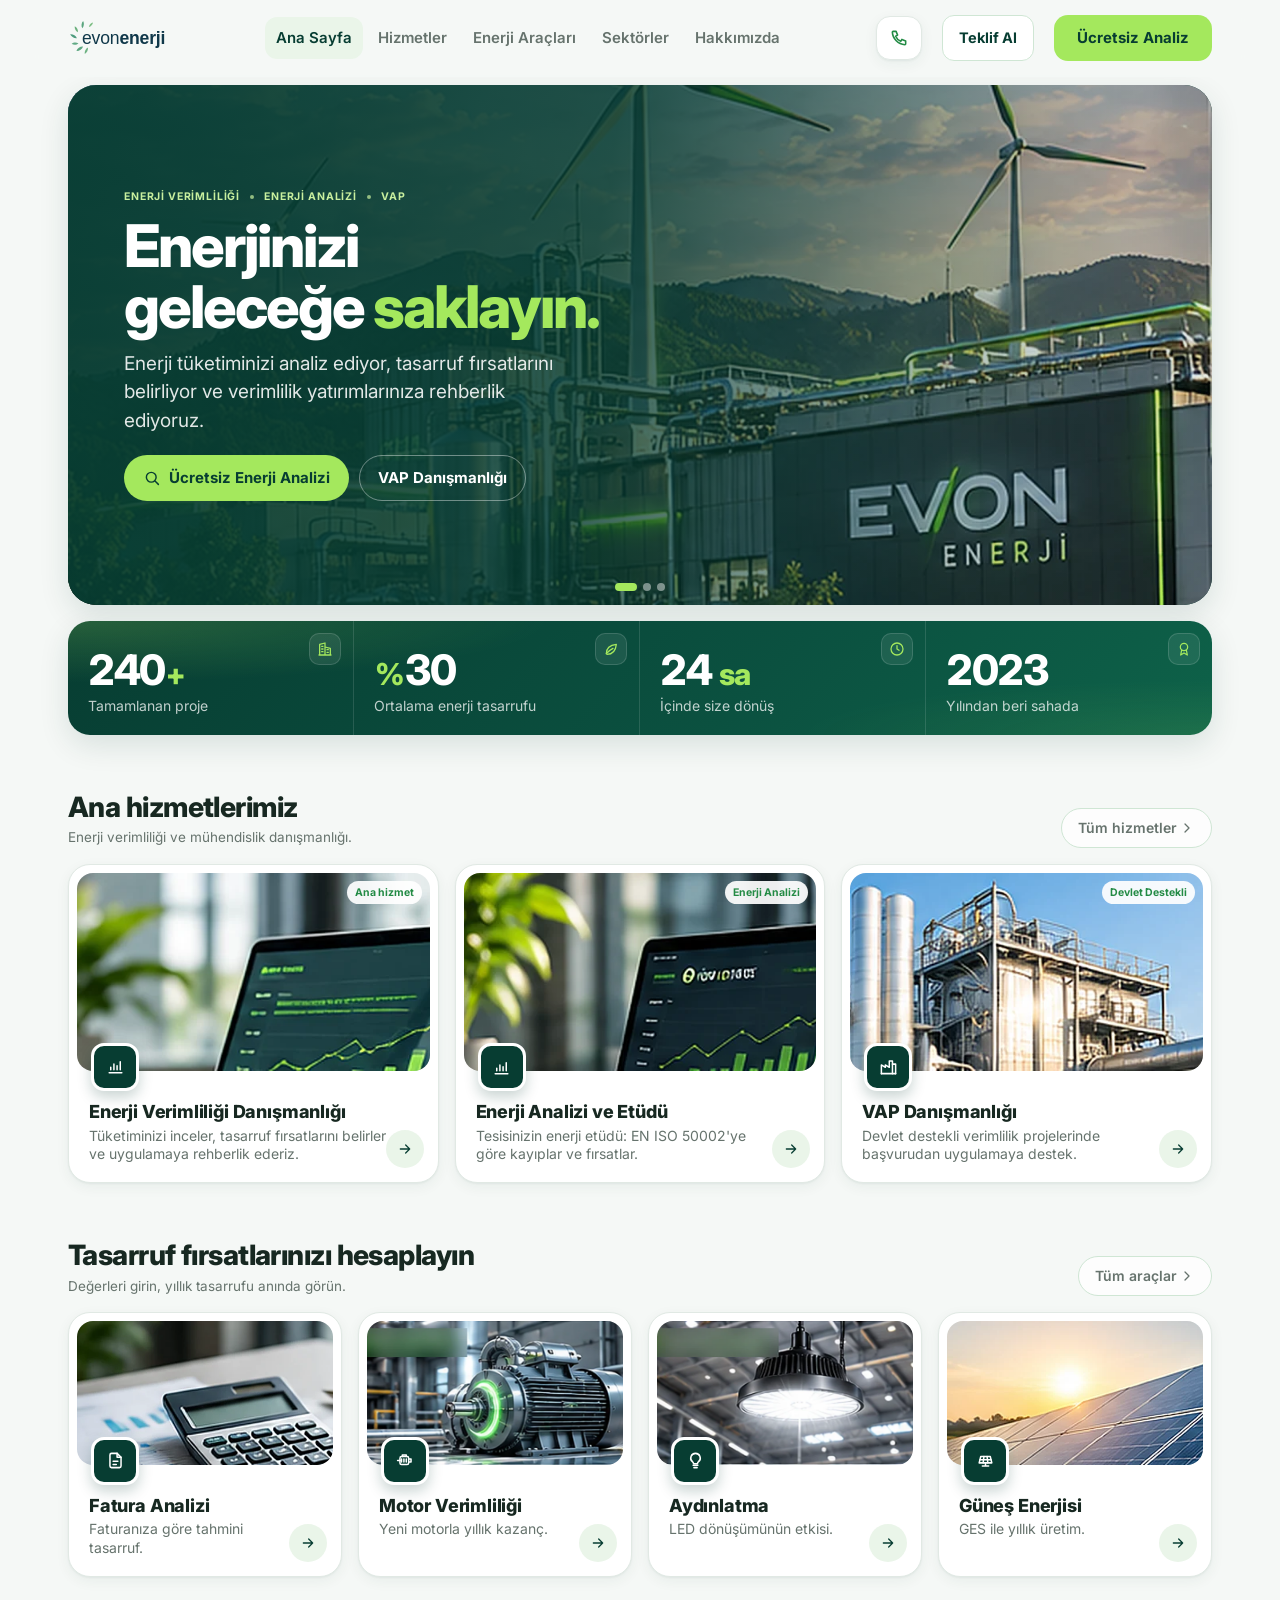
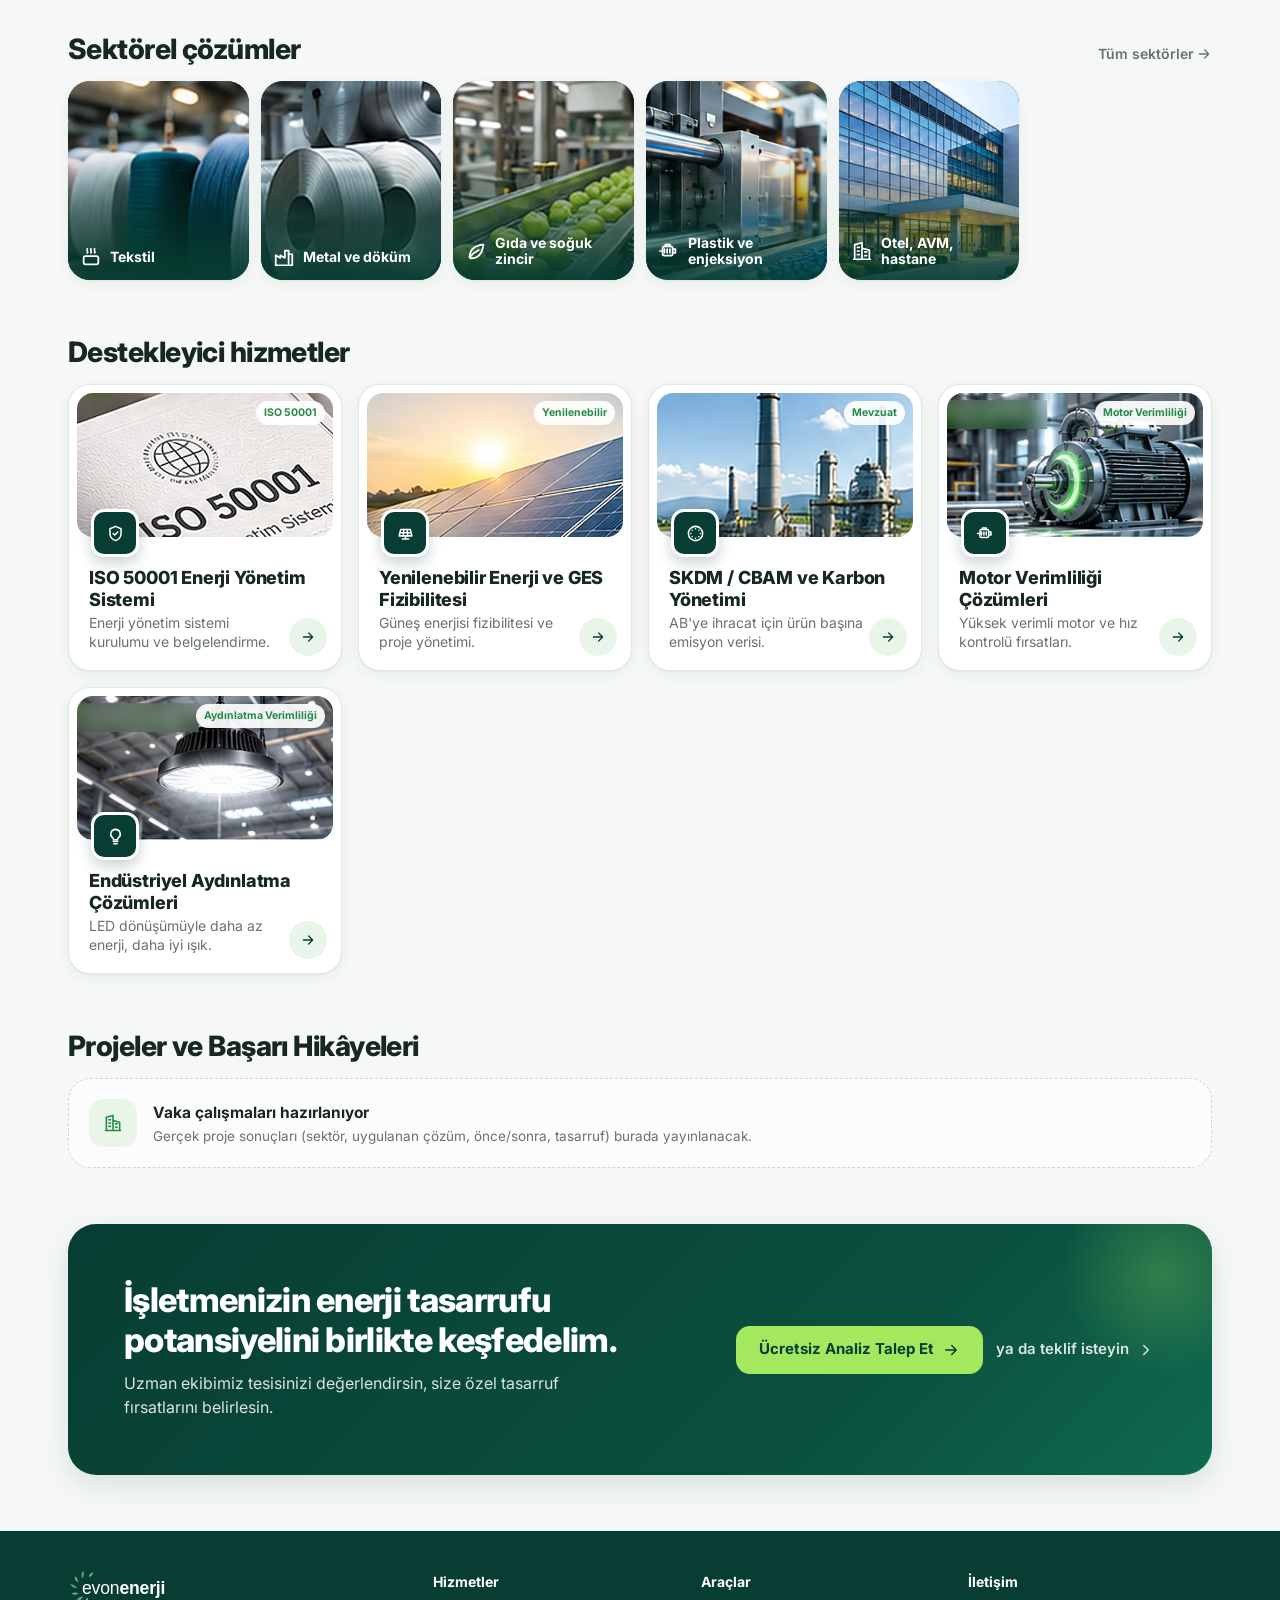
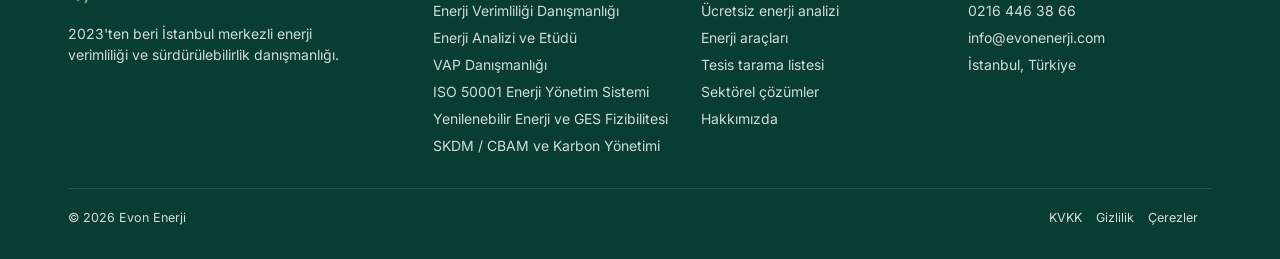
<file: index.html>
<!DOCTYPE html><!-- © 2026 Evon Enerji. Tüm hakları saklıdır. İzinsiz kopyalanamaz, çoğaltılamaz ve kullanılamaz. --><html lang="tr"><head><meta charset="UTF-8"><meta name="viewport" content="width=device-width,initial-scale=1,viewport-fit=cover"><title>Evon Enerji · Enerji verimliliği, enerji analizi ve VAP danışmanlığı</title><meta name="description" content="Evon Enerji; enerji verimliliği danışmanlığı, enerji analizi ve etüdü, VAP danışmanlığı sunar. Tasarrufunuzu hesaplayın, ücretsiz enerji analizi isteyin."><link rel="canonical" href="https://kurnazrecep16-web.github.io/evon-enerji/"><meta property="og:type" content="website"><meta property="og:title" content="Evon Enerji · Enerjinizi geleceğe saklayın"><meta property="og:description" content="Enerji verimliliği danışmanlığı, enerji analizi ve VAP danışmanlığı."><meta property="og:image" content="https://kurnazrecep16-web.github.io/evon-enerji/assets/img/landscape.webp"><meta property="og:locale" content="tr_TR"><meta name="apple-mobile-web-app-capable" content="yes"><meta name="apple-mobile-web-app-title" content="Evon Enerji"><link rel="manifest" href="manifest.webmanifest"><link rel="apple-touch-icon" href="icon-180.png"><meta name="theme-color" content="#F5F8F6"><link rel="icon" href="icon-192.png"><link rel="preconnect" href="https://fonts.googleapis.com"><link rel="preconnect" href="https://fonts.gstatic.com" crossorigin><link href="https://fonts.googleapis.com/css2?family=Inter:wght@400;500;600;700;800&display=swap" rel="stylesheet"><link rel="preload" as="image" href="assets/img/landscape.webp"><link rel="stylesheet" href="assets/app.css"></head><body><a class="skip" href="#app">İçeriğe geçin</a> <svg width="0" height="0" style="position:absolute" aria-hidden="true"><symbol id="i-home" viewBox="0 0 24 24"><path d="M4 11 12 4l8 7"/><path d="M6 9.5V20h12V9.5M10 20v-5h4v5"/></symbol><symbol id="i-back" viewBox="0 0 24 24"><path d="M15 5l-7 7 7 7"/></symbol><symbol id="i-more" viewBox="0 0 24 24"><circle cx="5" cy="12" r="1.6"/><circle cx="12" cy="12" r="1.6"/><circle cx="19" cy="12" r="1.6"/></symbol><symbol id="i-flame" viewBox="0 0 24 24"><path d="M12 3c.6 3.2 4.5 5.3 4.5 10a4.5 4.5 0 0 1-9 0c0-2.4 1.3-3.8 2.3-4.8.1 1.8 1 3 2.2 3.3C11.4 9 11 5.8 12 3z"/></symbol><symbol id="i-layers" viewBox="0 0 24 24"><path d="m12 3 9 5-9 5-9-5z"/><path d="m3 12 9 5 9-5M3 16l9 5 9-5"/></symbol><symbol id="i-award" viewBox="0 0 24 24"><circle cx="12" cy="9" r="5.5"/><path d="m8.5 13.5-1.5 7.5 5-3 5 3-1.5-7.5"/></symbol><symbol id="i-plus" viewBox="0 0 24 24"><path d="M12 5v14M5 12h14"/></symbol><symbol id="i-share" viewBox="0 0 24 24"><path d="M12 3v12M8 7l4-4 4 4"/><path d="M7 11H5v10h14V11h-2"/></symbol><symbol id="i-up" viewBox="0 0 24 24"><path d="M12 19V5M6 11l6-6 6 6"/></symbol><symbol id="i-down" viewBox="0 0 24 24"><path d="M12 5v14M6 13l6 6 6-6"/></symbol><symbol id="i-db" viewBox="0 0 24 24"><ellipse cx="12" cy="6" rx="7" ry="3"/><path d="M5 6v12c0 1.7 3.1 3 7 3s7-1.3 7-3V6M5 12c0 1.7 3.1 3 7 3s7-1.3 7-3"/></symbol><symbol id="i-sun" viewBox="0 0 24 24"><circle cx="12" cy="12" r="4"/><path d="M12 2v2M12 20v2M4.9 4.9l1.4 1.4M17.7 17.7l1.4 1.4M2 12h2M20 12h2M4.9 19.1l1.4-1.4M17.7 6.3l1.4-1.4"/></symbol><symbol id="i-help" viewBox="0 0 24 24"><circle cx="12" cy="12" r="9"/><path d="M9.6 9.5a2.5 2.5 0 1 1 3.6 2.2c-.8.4-1.2 1-1.2 1.8v.5M12 17h.01"/></symbol><symbol id="i-check" viewBox="0 0 24 24"><path d="m5 12.5 4.5 4.5L19 7.5"/></symbol><symbol id="i-arrow" viewBox="0 0 24 24"><path d="M5 12h14M13 6l6 6-6 6"/></symbol><symbol id="i-chev" viewBox="0 0 24 24"><path d="m9 6 6 6-6 6"/></symbol><symbol id="i-chevd" viewBox="0 0 24 24"><path d="m6 9 6 6 6-6"/></symbol><symbol id="i-phone" viewBox="0 0 24 24"><path d="M5 4h3.5l1.8 4.5-2.3 1.4a11 11 0 0 0 6.1 6.1l1.4-2.3L20 15.5V19a1 1 0 0 1-1 1A16 16 0 0 1 4 5a1 1 0 0 1 1-1z"/></symbol><symbol id="i-mail" viewBox="0 0 24 24"><rect x="3" y="5" width="18" height="14" rx="2"/><path d="m3.5 6.5 8.5 6.5 8.5-6.5"/></symbol><symbol id="i-pin" viewBox="0 0 24 24"><path d="M12 21s7-6.1 7-12a7 7 0 0 0-14 0c0 5.9 7 12 7 12z"/><circle cx="12" cy="9" r="2.5"/></symbol><symbol id="i-globe" viewBox="0 0 24 24"><circle cx="12" cy="12" r="9"/><path d="M3 12h18M12 3c2.5 2.6 3.8 5.6 3.8 9s-1.3 6.4-3.8 9c-2.5-2.6-3.8-5.6-3.8-9S9.5 5.6 12 3z"/></symbol><symbol id="i-menu" viewBox="0 0 24 24"><path d="M4 8h16M4 16h16"/></symbol><symbol id="i-x" viewBox="0 0 24 24"><path d="M6 6l12 12M18 6 6 18"/></symbol><symbol id="i-bolt" viewBox="0 0 24 24"><path d="M13 3 5 13.5h6L10 21l8-10.5h-6z"/></symbol><symbol id="i-leaf" viewBox="0 0 24 24"><path d="M5 19c0-8 5-13 15-14-1 10-6 15-14 15"/><path d="M5 19c3-4 6-6 10-8"/></symbol><symbol id="i-chart" viewBox="0 0 24 24"><path d="M4 20h16"/><path d="M6 16v-3M10 16V9M14 16v-5M18 16V6"/></symbol><symbol id="i-trend" viewBox="0 0 24 24"><path d="M4 17l5-5 4 4 7-7"/><path d="M15 9h5v5"/></symbol><symbol id="i-motor" viewBox="0 0 24 24"><rect x="5" y="7" width="11" height="10" rx="2"/><path d="M16 10h3v4h-3M2 12h3M8 7V5h5v2M7 10v4M10 10v4M13 10v4"/></symbol><symbol id="i-bulb" viewBox="0 0 24 24"><path d="M9 18h6M10 21h4"/><path d="M12 3a6 6 0 0 0-3.6 10.8c.6.5 1 1.2 1.1 2V16h5v-.2c.1-.8.5-1.5 1.1-2A6 6 0 0 0 12 3z"/></symbol><symbol id="i-solar" viewBox="0 0 24 24"><path d="M4 15 6 7h12l2 8z"/><path d="M5 11h14M10 7l-1 8M14 7l1 8M12 15v4M8 19h8"/></symbol><symbol id="i-doc" viewBox="0 0 24 24"><path d="M14 3H7a2 2 0 0 0-2 2v14a2 2 0 0 0 2 2h10a2 2 0 0 0 2-2V8z"/><path d="M14 3v5h5M9 13h6M9 17h4"/></symbol><symbol id="i-coins" viewBox="0 0 24 24"><ellipse cx="12" cy="6" rx="7" ry="3"/><path d="M5 6v4c0 1.7 3.1 3 7 3s7-1.3 7-3V6M5 10v4c0 1.7 3.1 3 7 3s7-1.3 7-3v-4M5 14v4c0 1.7 3.1 3 7 3s7-1.3 7-3v-4"/></symbol><symbol id="i-gear" viewBox="0 0 24 24"><circle cx="12" cy="12" r="3"/><path d="M12 2v3M12 19v3M4.2 4.2l2.1 2.1M17.7 17.7l2.1 2.1M2 12h3M19 12h3M4.2 19.8l2.1-2.1M17.7 6.3l2.1-2.1"/></symbol><symbol id="i-grid" viewBox="0 0 24 24"><rect x="4" y="4" width="7" height="7" rx="1.5"/><rect x="13" y="4" width="7" height="7" rx="1.5"/><rect x="4" y="13" width="7" height="7" rx="1.5"/><rect x="13" y="13" width="7" height="7" rx="1.5"/></symbol><symbol id="i-building" viewBox="0 0 24 24"><path d="M4 21V5l8-2v18M12 21V9l8 2v10M3 21h18M7 8h2M7 12h2M7 16h2M15 13h2M15 17h2"/></symbol><symbol id="i-factory" viewBox="0 0 24 24"><path d="M3 21V10l5 3V10l5 3V5h4v16"/><path d="M3 21h18"/><path d="M17 9h4v12"/></symbol><symbol id="i-shield" viewBox="0 0 24 24"><path d="M12 3 5 6v6c0 4.5 3 7.7 7 9 4-1.3 7-4.5 7-9V6z"/><path d="m9 12 2 2 4-4"/></symbol><symbol id="i-search" viewBox="0 0 24 24"><circle cx="11" cy="11" r="6.5"/><path d="m16 16 4.5 4.5"/></symbol><symbol id="i-calc" viewBox="0 0 24 24"><rect x="5" y="3" width="14" height="18" rx="2.5"/><path d="M8.5 7h7M8.5 11.5h.01M12 11.5h.01M15.5 11.5h.01M8.5 15h.01M12 15h.01M15.5 15v2.5M8.5 18h.01M12 18h.01"/></symbol><symbol id="i-refresh" viewBox="0 0 24 24"><path d="M20 11a8 8 0 0 0-14.5-4.5L4 8M4 4v4h4M4 13a8 8 0 0 0 14.5 4.5L20 16M20 20v-4h-4"/></symbol><symbol id="i-download" viewBox="0 0 24 24"><path d="M12 4v12M7 11l5 5 5-5M5 20h14"/></symbol><symbol id="i-sheet" viewBox="0 0 24 24"><rect x="4" y="3" width="16" height="18" rx="2"/><path d="M4 9h16M4 15h16M10 3v18"/></symbol><symbol id="i-info" viewBox="0 0 24 24"><circle cx="12" cy="12" r="9"/><path d="M12 11v5M12 8h.01"/></symbol><symbol id="i-air" viewBox="0 0 24 24"><path d="M3 9h11a3 3 0 1 0-3-3"/><path d="M3 15h15a3 3 0 1 1-3 3"/><path d="M3 12h7"/></symbol><symbol id="i-fan" viewBox="0 0 24 24"><circle cx="12" cy="12" r="2"/><path d="M12 10c0-4 1-7 4-7 2 0 2.5 2.5 1 4.5L14 10M14 12c4 0 7 1 7 4 0 2-2.5 2.5-4.5 1L14 14M12 14c0 4-1 7-4 7-2 0-2.5-2.5-1-4.5L10 14M10 12c-4 0-7-1-7-4 0-2 2.5-2.5 4.5-1L10 10"/></symbol><symbol id="i-steam" viewBox="0 0 24 24"><path d="M8 3c-1.5 1.5 1.5 3 0 4.5M12 3c-1.5 1.5 1.5 3 0 4.5M16 3c-1.5 1.5 1.5 3 0 4.5"/><rect x="4" y="11" width="16" height="9" rx="2"/></symbol><symbol id="i-scale" viewBox="0 0 24 24"><path d="M12 4v16M7 20h10M5 8h14"/><path d="m5 8-2.5 6a3 3 0 0 0 5 0zM19 8l-2.5 6a3 3 0 0 0 5 0z"/></symbol><symbol id="i-cloud" viewBox="0 0 24 24"><path d="M7 18a4 4 0 0 1-.6-8A6 6 0 0 1 18 9a4.5 4.5 0 0 1-.5 9z"/></symbol><symbol id="i-track" viewBox="0 0 24 24"><path d="M4 4v16h16"/><path d="M8 14l3-3 3 2 5-6"/></symbol><symbol id="i-cam" viewBox="0 0 24 24"><path d="M4 8h3l2-2.5h6L17 8h3v11H4z"/><circle cx="12" cy="13.5" r="3.5"/></symbol><symbol id="i-cal" viewBox="0 0 24 24"><rect x="4" y="5" width="16" height="15" rx="2"/><path d="M4 10h16M9 3v4M15 3v4"/></symbol><symbol id="i-users" viewBox="0 0 24 24"><circle cx="9" cy="8" r="3.5"/><path d="M2.5 20a6.5 6.5 0 0 1 13 0"/><circle cx="17" cy="9" r="2.5"/><path d="M16 14a5 5 0 0 1 5.5 5"/></symbol><symbol id="i-clock" viewBox="0 0 24 24"><circle cx="12" cy="12" r="9"/><path d="M12 7v5l3 2"/></symbol><symbol id="i-tree" viewBox="0 0 24 24"><path d="M12 3 6 11h3l-4 6h14l-4-6h3z"/><path d="M12 17v4"/></symbol><symbol id="i-eu" viewBox="0 0 24 24"><circle cx="12" cy="12" r="9"/><path d="M12 6v.01M16.2 7.8v.01M18 12v.01M16.2 16.2v.01M12 18v.01M7.8 16.2v.01M6 12v.01M7.8 7.8v.01"/></symbol></svg><header class="hd" id="hd"><div class="hd-in"><a class="hd-logo" href="#/" aria-label="Evon Enerji ana sayfa"><svg class="logo" viewBox="0 0 186 56" role="img" aria-label="Evon Enerji"><g><path transform="translate(37.8 6.1) rotate(43)" d="M0 -5.0 C2.1 -2.25 2.1 2.25 0 5.0 C-2.1 2.25 -2.1 -2.25 0 -5.0Z" fill="#7FBF86"/><path transform="translate(24.2 6.1) rotate(7)" d="M0 -6.0 C2.52 -2.7 2.52 2.7 0 6.0 C-2.52 2.7 -2.52 -2.7 0 -6.0Z" fill="#5AA57E"/><path transform="translate(13.7 13.5) rotate(-27)" d="M0 -5.6 C2.352 -2.52 2.352 2.52 0 5.6 C-2.352 2.52 -2.352 -2.52 0 -5.6Z" fill="#6BB07C"/><path transform="translate(9.1 25.1) rotate(-60)" d="M0 -6.4 C2.688 -2.8800000000000003 2.688 2.8800000000000003 0 6.4 C-2.688 2.8800000000000003 -2.688 -2.8800000000000003 0 -6.4Z" fill="#4E9C7E"/><path transform="translate(11.6 37.3) rotate(267)" d="M0 -5.6 C2.352 -2.52 2.352 2.52 0 5.6 C-2.352 2.52 -2.352 -2.52 0 -5.6Z" fill="#62AB86"/><path transform="translate(19.3 45.7) rotate(237)" d="M0 -6.4 C2.688 -2.8800000000000003 2.688 2.8800000000000003 0 6.4 C-2.688 2.8800000000000003 -2.688 -2.8800000000000003 0 -6.4Z" fill="#5AA57E"/><path transform="translate(30.2 49.0) rotate(207)" d="M0 -5.8 C2.436 -2.61 2.436 2.61 0 5.8 C-2.436 2.61 -2.436 -2.61 0 -5.8Z" fill="#6DB282"/></g><text x="23" y="38" font-family="Poppins, sans-serif" font-size="29" fill="#10384A" letter-spacing="-0.3"><tspan font-weight="300">evon</tspan><tspan font-weight="600">enerji</tspan></text></svg></a><nav class="hd-nav" aria-label="Ana menü"><a href="#/" data-nav="home">Ana Sayfa</a><a href="#/hizmetler" data-nav="hizmet">Hizmetler</a><a href="#/araclar" data-nav="arac">Enerji Araçları</a><a href="#/sektorler" data-nav="sektor">Sektörler</a><a href="#/hakkimizda" data-nav="hakkimizda">Hakkımızda</a></nav><a class="hd-tel" href="tel:+902164463866" aria-label="Arayın: 0216 446 38 66"><svg class="i" aria-hidden="true"><use href="#i-phone"/></svg><span>0216 446 38 66</span></a> <a class="hd-quote" href="#/teklif" data-nav="teklif">Teklif Al</a> <a class="b b-lime hd-cta" href="#/teklif?k=analiz" data-nav="analiz">Ücretsiz Analiz</a></div></header><main id="app" tabindex="-1"></main><nav class="bn" aria-label="Alt menü"><a href="#/" data-nav="home"><svg class="i" aria-hidden="true"><use href="#i-home"/></svg><span>Ana Sayfa</span></a> <a href="#/hizmetler" data-nav="hizmet"><svg class="i" aria-hidden="true"><use href="#i-grid"/></svg><span>Hizmetler</span></a> <a href="#/araclar" data-nav="arac"><svg class="i" aria-hidden="true"><use href="#i-calc"/></svg><span>Araçlar</span></a> <a href="#/sektorler" data-nav="sektor"><svg class="i" aria-hidden="true"><use href="#i-layers"/></svg><span>Sektörler</span></a> <a href="#/teklif?k=analiz" data-nav="analiz" class="bn-cta"><svg class="i" aria-hidden="true"><use href="#i-search"/></svg><span>Analiz</span></a></nav><div class="toast" id="toast" role="status"></div><script>window.EVON_LOGO_W='<svg class="logo" viewBox="0 0 186 56" role="img" aria-label="Evon Enerji"><g><path transform="translate(37.8 6.1) rotate(43)" d="M0 -5.0 C2.1 -2.25 2.1 2.25 0 5.0 C-2.1 2.25 -2.1 -2.25 0 -5.0Z" fill="#7FBF86"/><path transform="translate(24.2 6.1) rotate(7)" d="M0 -6.0 C2.52 -2.7 2.52 2.7 0 6.0 C-2.52 2.7 -2.52 -2.7 0 -6.0Z" fill="#5AA57E"/><path transform="translate(13.7 13.5) rotate(-27)" d="M0 -5.6 C2.352 -2.52 2.352 2.52 0 5.6 C-2.352 2.52 -2.352 -2.52 0 -5.6Z" fill="#6BB07C"/><path transform="translate(9.1 25.1) rotate(-60)" d="M0 -6.4 C2.688 -2.8800000000000003 2.688 2.8800000000000003 0 6.4 C-2.688 2.8800000000000003 -2.688 -2.8800000000000003 0 -6.4Z" fill="#4E9C7E"/><path transform="translate(11.6 37.3) rotate(267)" d="M0 -5.6 C2.352 -2.52 2.352 2.52 0 5.6 C-2.352 2.52 -2.352 -2.52 0 -5.6Z" fill="#62AB86"/><path transform="translate(19.3 45.7) rotate(237)" d="M0 -6.4 C2.688 -2.8800000000000003 2.688 2.8800000000000003 0 6.4 C-2.688 2.8800000000000003 -2.688 -2.8800000000000003 0 -6.4Z" fill="#5AA57E"/><path transform="translate(30.2 49.0) rotate(207)" d="M0 -5.8 C2.436 -2.61 2.436 2.61 0 5.8 C-2.436 2.61 -2.436 -2.61 0 -5.8Z" fill="#6DB282"/></g><text x="23" y="38" font-family="Poppins, sans-serif" font-size="29" fill="#FFFFFF" letter-spacing="-0.3"><tspan font-weight="300">evon</tspan><tspan font-weight="600">enerji</tspan></text></svg>\n'</script><noscript><p style="padding:20px">Uygulamayı kullanmak için JavaScript’i açın ya da 0216 446 38 66 numarasını arayın.</p></noscript><script type="module" src="assets/app.js"></script></body></html>
</file>
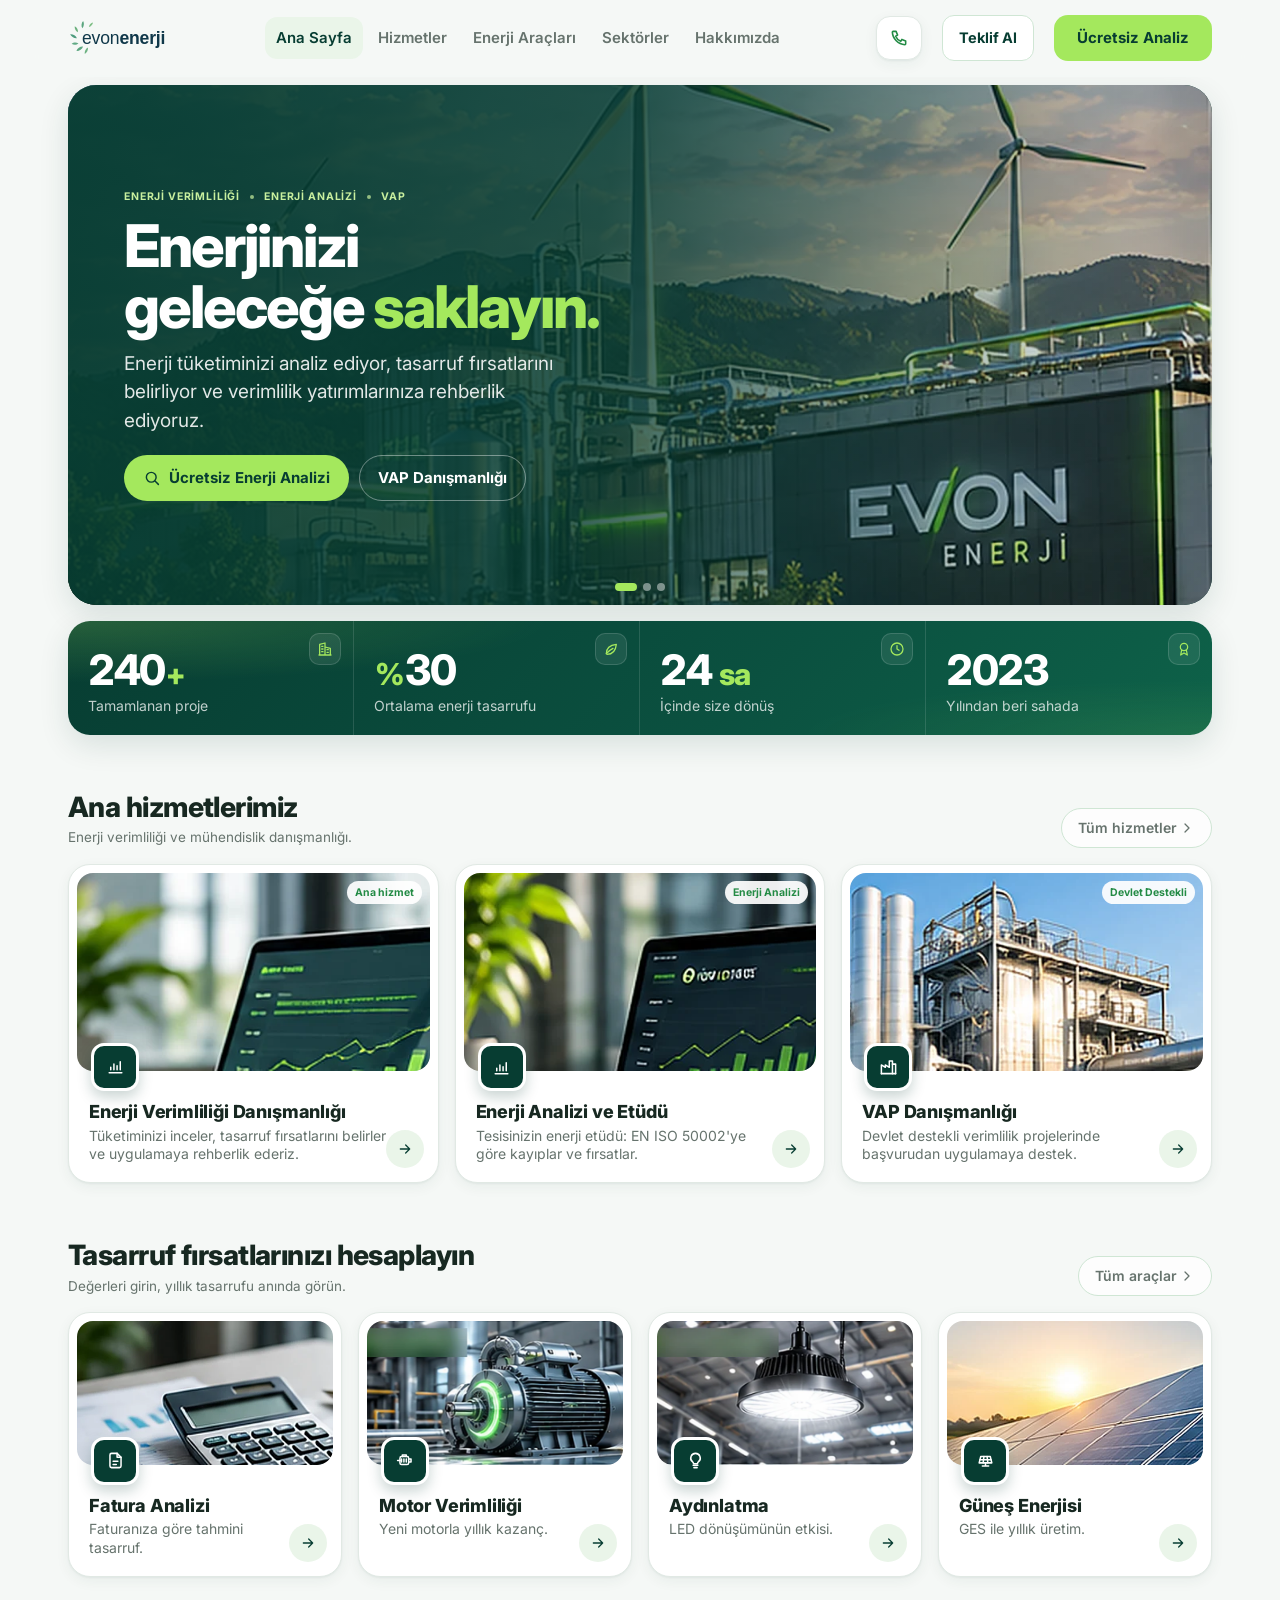
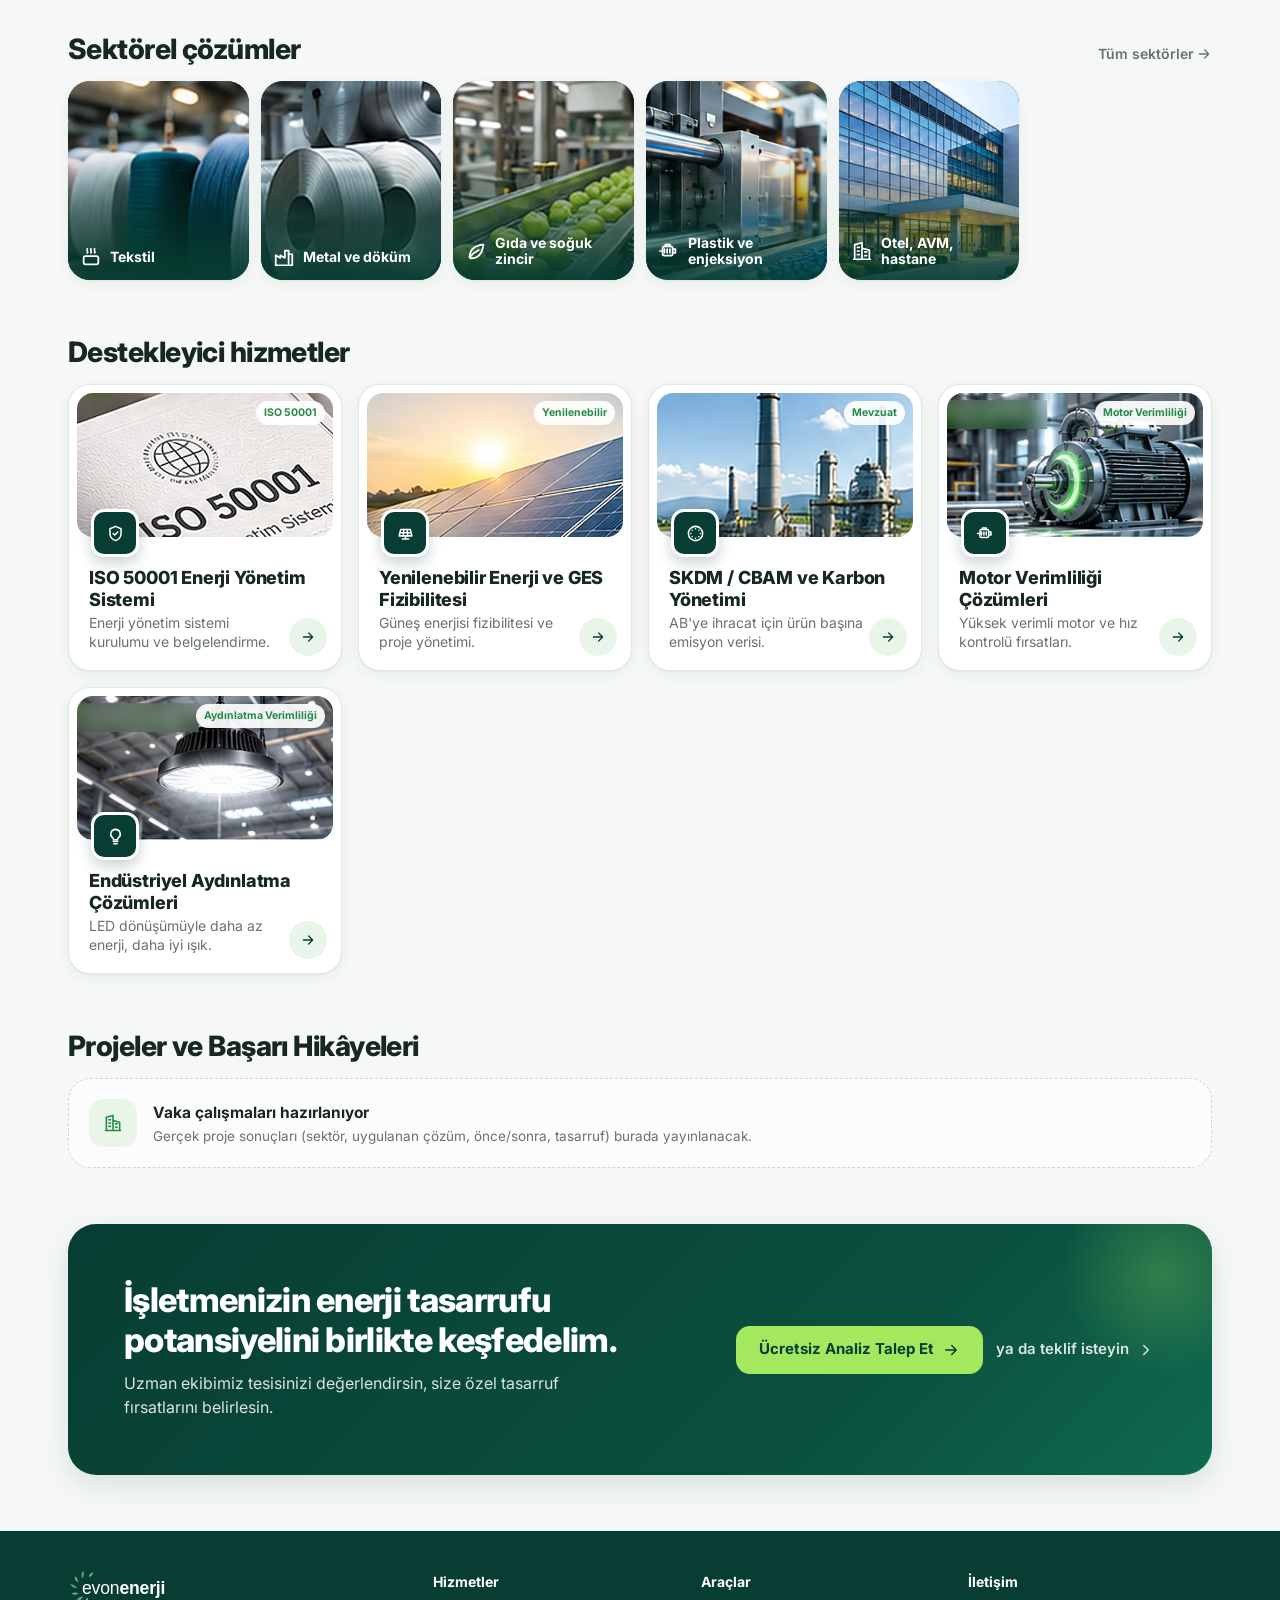
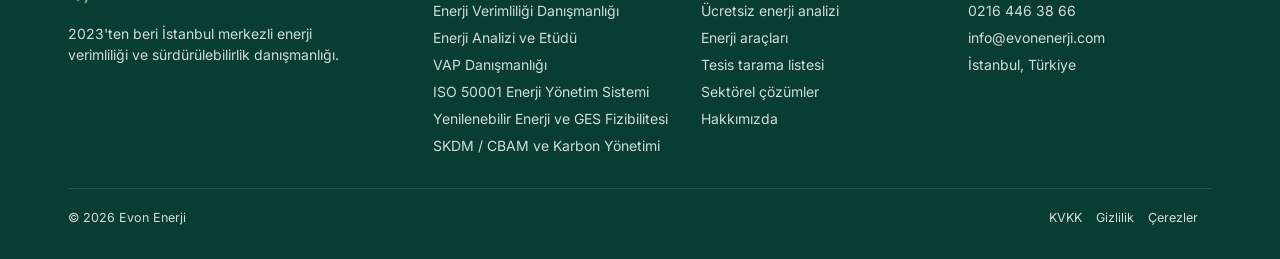
<file: demo/index.html>
<!DOCTYPE html><!-- © 2026 Evon Enerji. Tüm hakları saklıdır. İzinsiz kopyalanamaz, çoğaltılamaz ve kullanılamaz. --><html lang="tr"><head><meta charset="UTF-8"><title>Evon Enerji</title><script>location.replace("../index.html"+location.hash)</script><meta http-equiv="refresh" content="0; url=../index.html"></head><body><a href="../index.html">Evon Enerji</a></body></html>
</file>
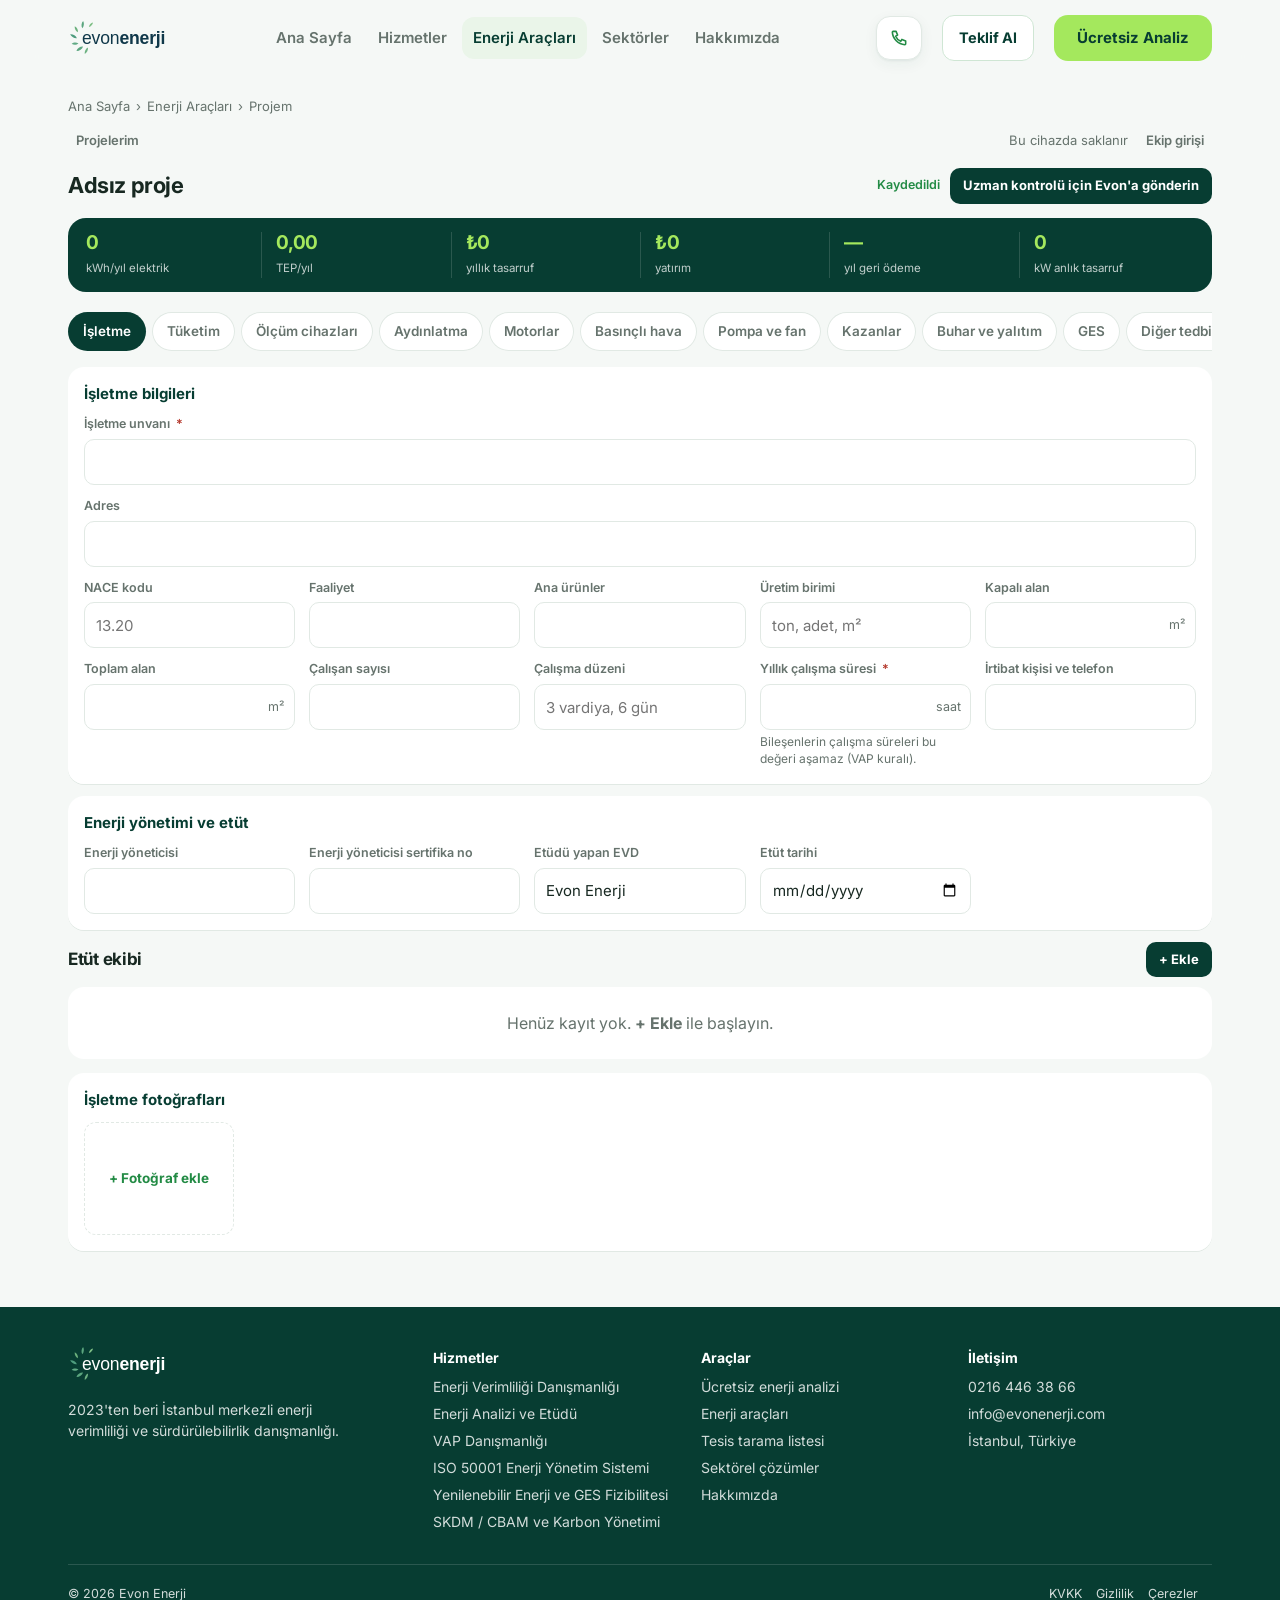
<file: etut/index.html>
<!DOCTYPE html><!-- © 2026 Evon Enerji. Tüm hakları saklıdır. İzinsiz kopyalanamaz, çoğaltılamaz ve kullanılamaz. --><html lang="tr"><head><meta charset="UTF-8"><title>Projem · Evon Enerji</title><script>var a=location.hash.match(/^#\/p\/([\w-]+)/);location.replace("../#/projem"+(a?"/"+a[1]:""))</script><meta http-equiv="refresh" content="0; url=../#/projem"></head><body><a href="../#/projem">Projem</a></body></html>
</file>
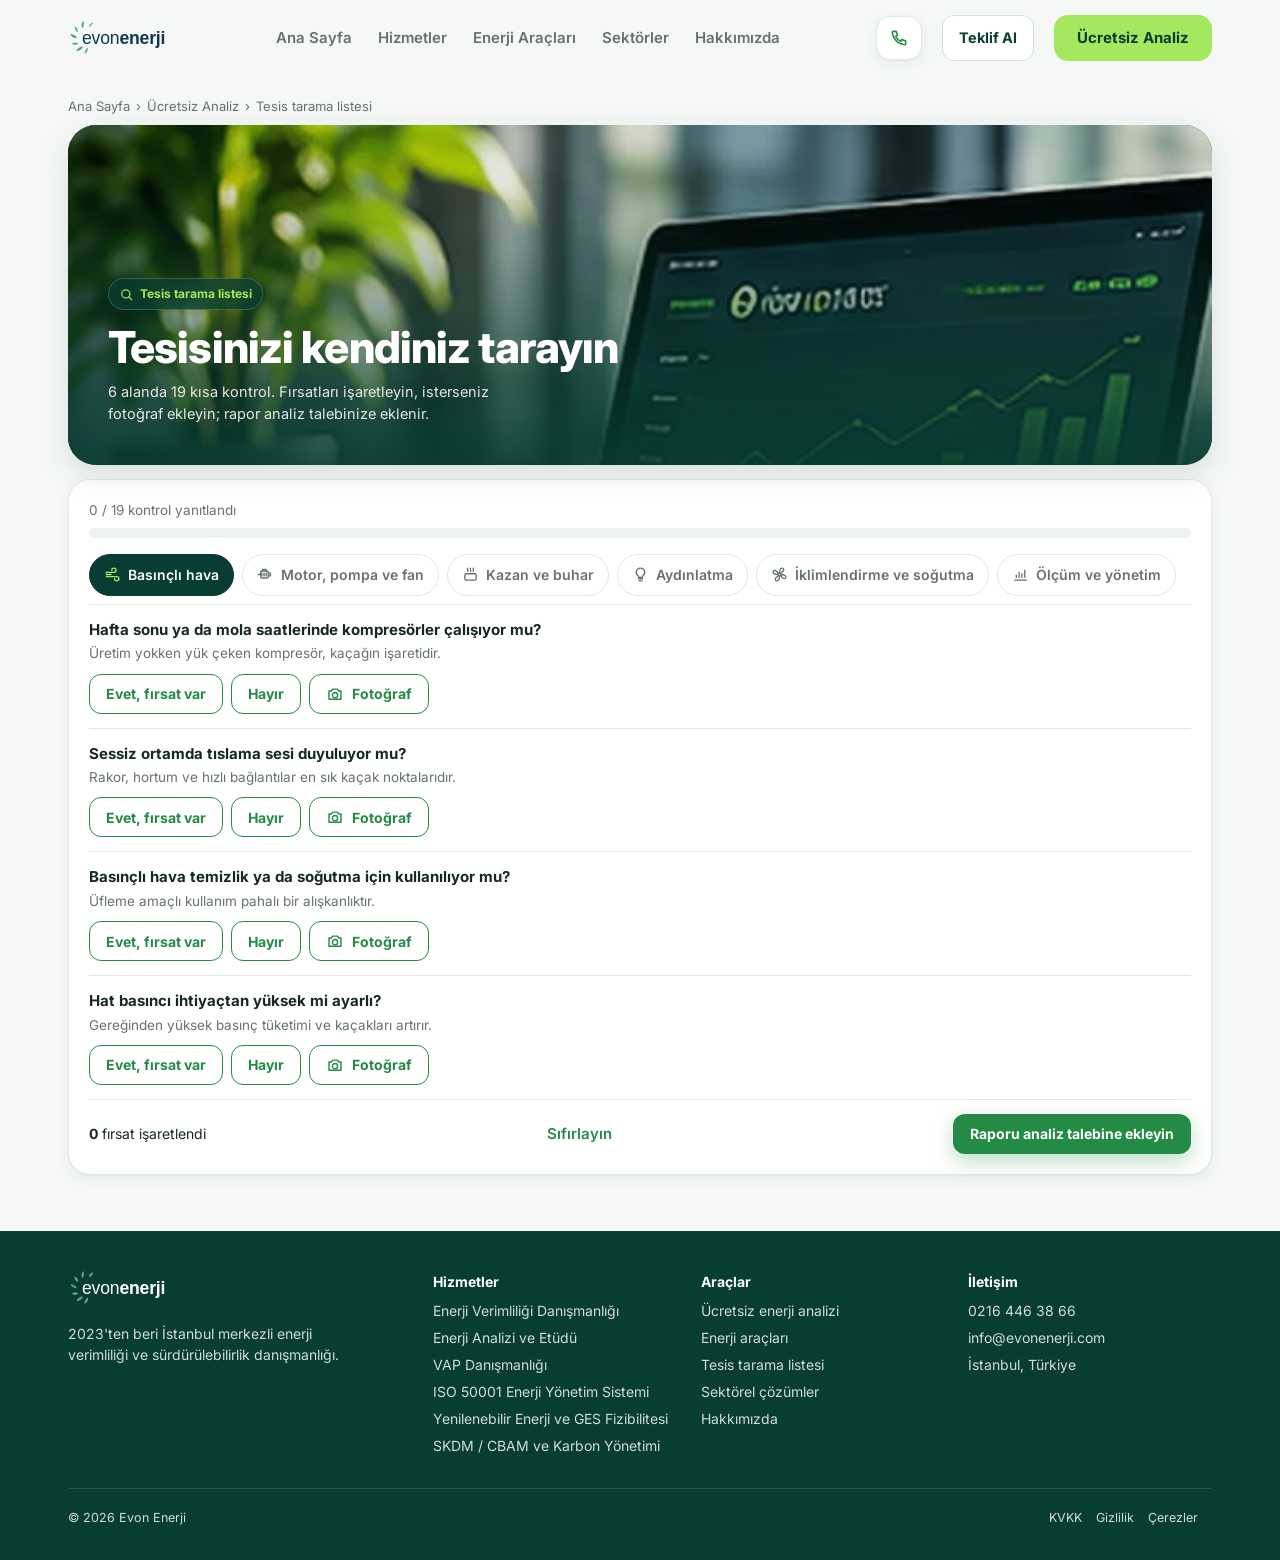
<file: analiz.html>
<!DOCTYPE html><!-- © 2026 Evon Enerji. Tüm hakları saklıdır. İzinsiz kopyalanamaz, çoğaltılamaz ve kullanılamaz. --><html lang="tr"><head><meta charset="UTF-8"><meta name="viewport" content="width=device-width,initial-scale=1"><title>Ücretsiz Enerji Analizi · Evon Enerji</title><meta name="description" content="Tesisinizi kendiniz tarayın: 6 alanda 19 kontrol, fotoğraf ekleyin, raporunuzu teklif talebinize ekleyin."><link rel="canonical" href="https://kurnazrecep16-web.github.io/evon-enerji/index.html#/tarama"><script>location.hash.slice(1);location.replace("index.html#/tarama")</script><meta http-equiv="refresh" content="0; url=index.html#/tarama"></head><body><p><a href="index.html#/tarama">Ücretsiz Enerji Analizi · Evon Enerji</a></p></body></html>
</file>
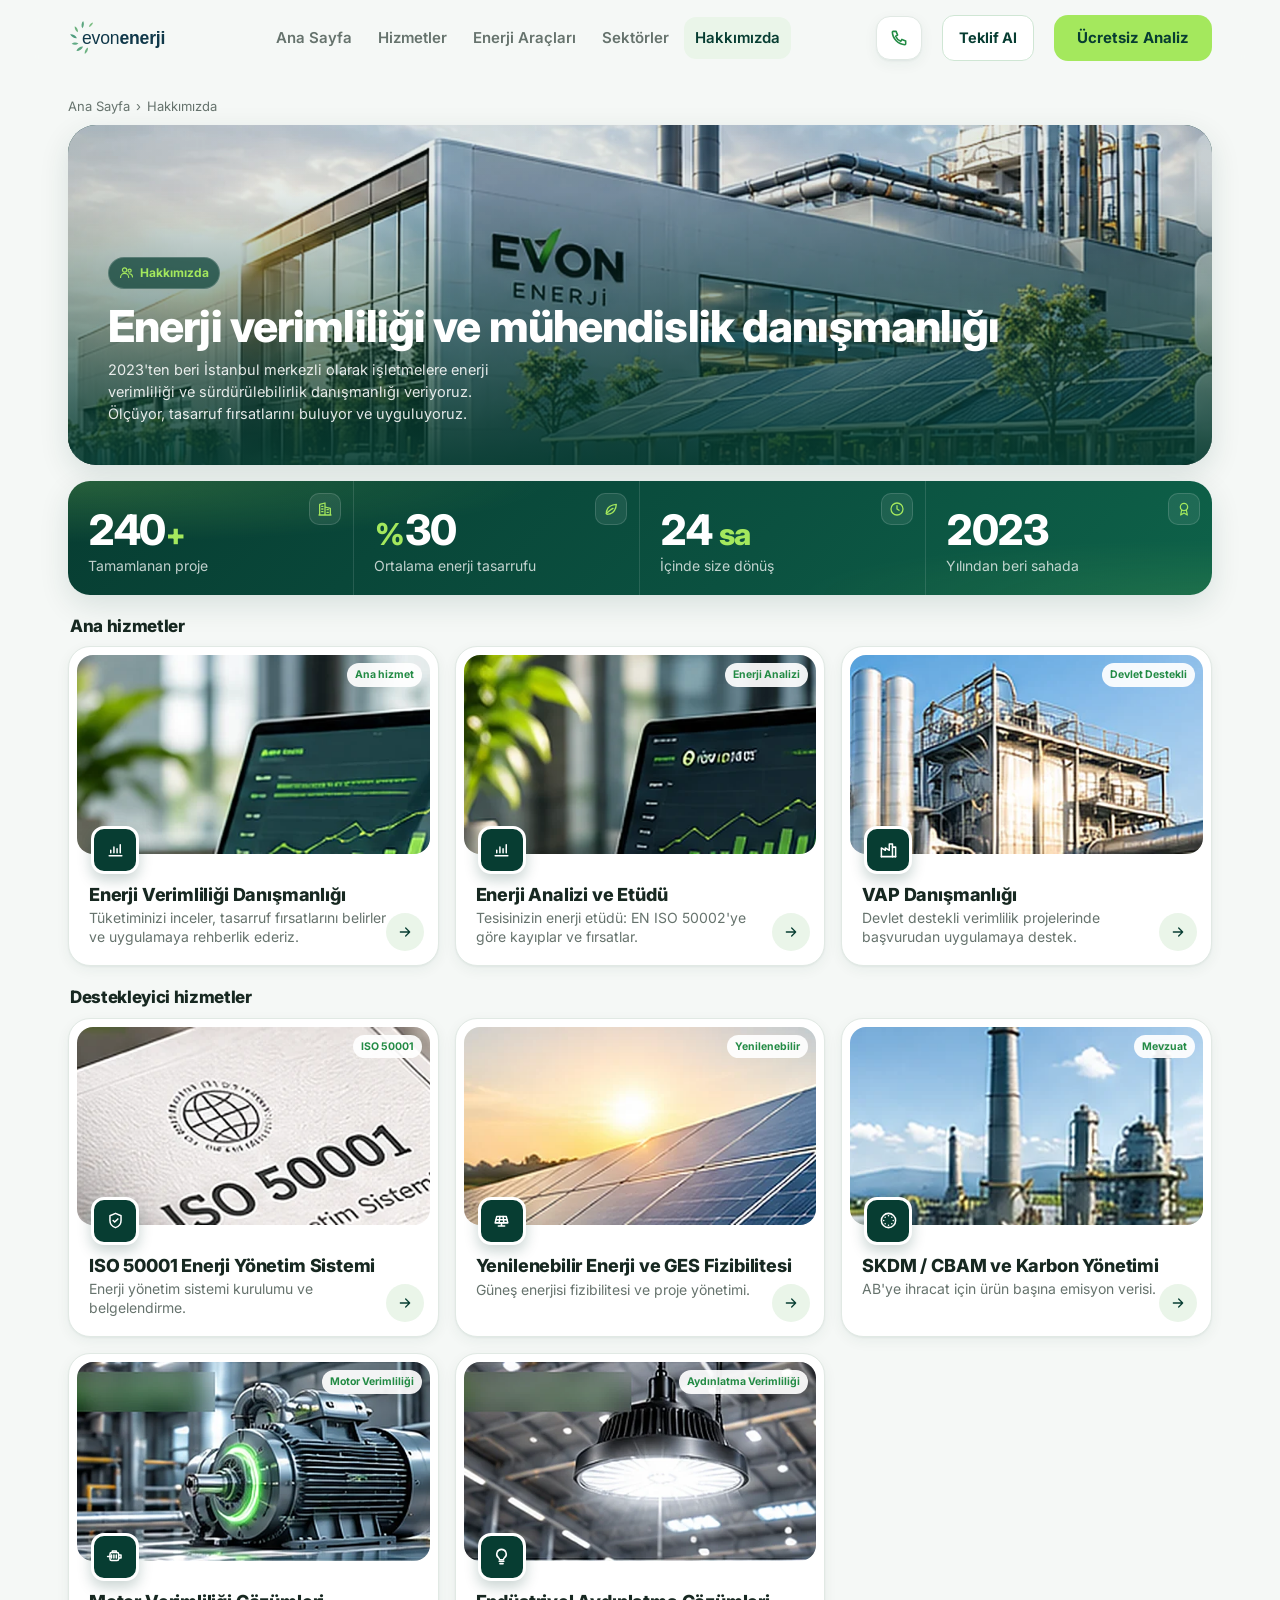
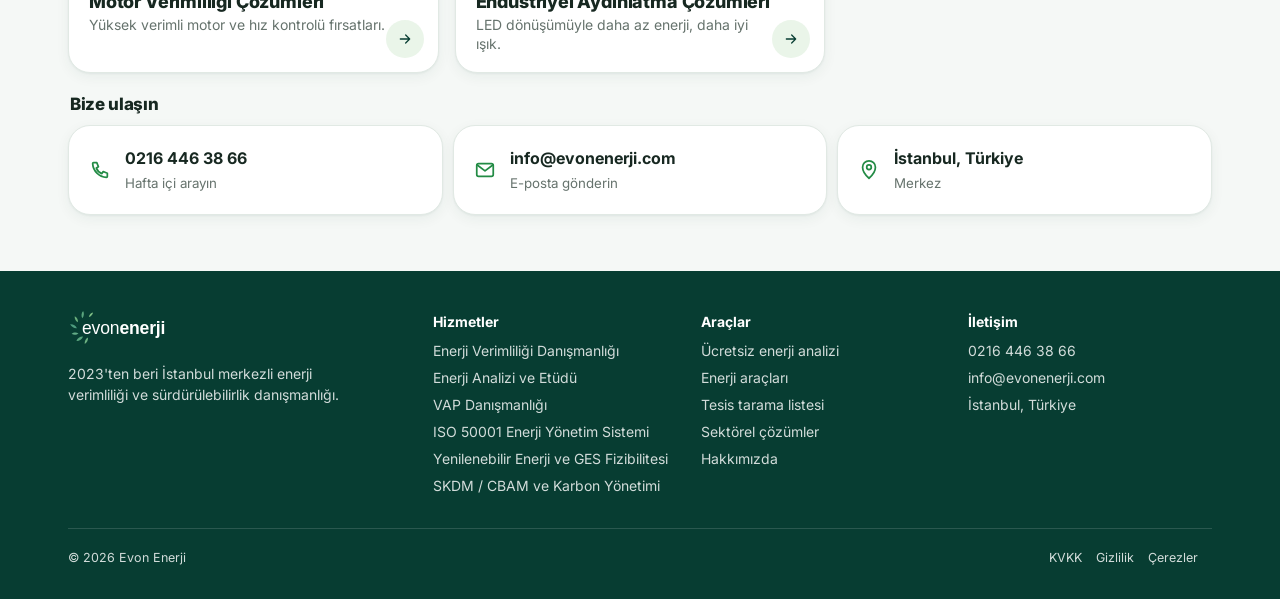
<file: hakkimizda.html>
<!DOCTYPE html><!-- © 2026 Evon Enerji. Tüm hakları saklıdır. İzinsiz kopyalanamaz, çoğaltılamaz ve kullanılamaz. --><html lang="tr"><head><meta charset="UTF-8"><meta name="viewport" content="width=device-width,initial-scale=1"><title>Hakkımızda · Evon Enerji</title><meta name="description" content="Evon Enerji, 2023'ten beri İstanbul merkezli enerji verimliliği ve sürdürülebilirlik danışmanlığı yapıyor."><link rel="canonical" href="https://kurnazrecep16-web.github.io/evon-enerji/index.html#/hakkimizda"><script>location.hash.slice(1);location.replace("index.html#/hakkimizda")</script><meta http-equiv="refresh" content="0; url=index.html#/hakkimizda"></head><body><p><a href="index.html#/hakkimizda">Hakkımızda · Evon Enerji</a></p></body></html>
</file>
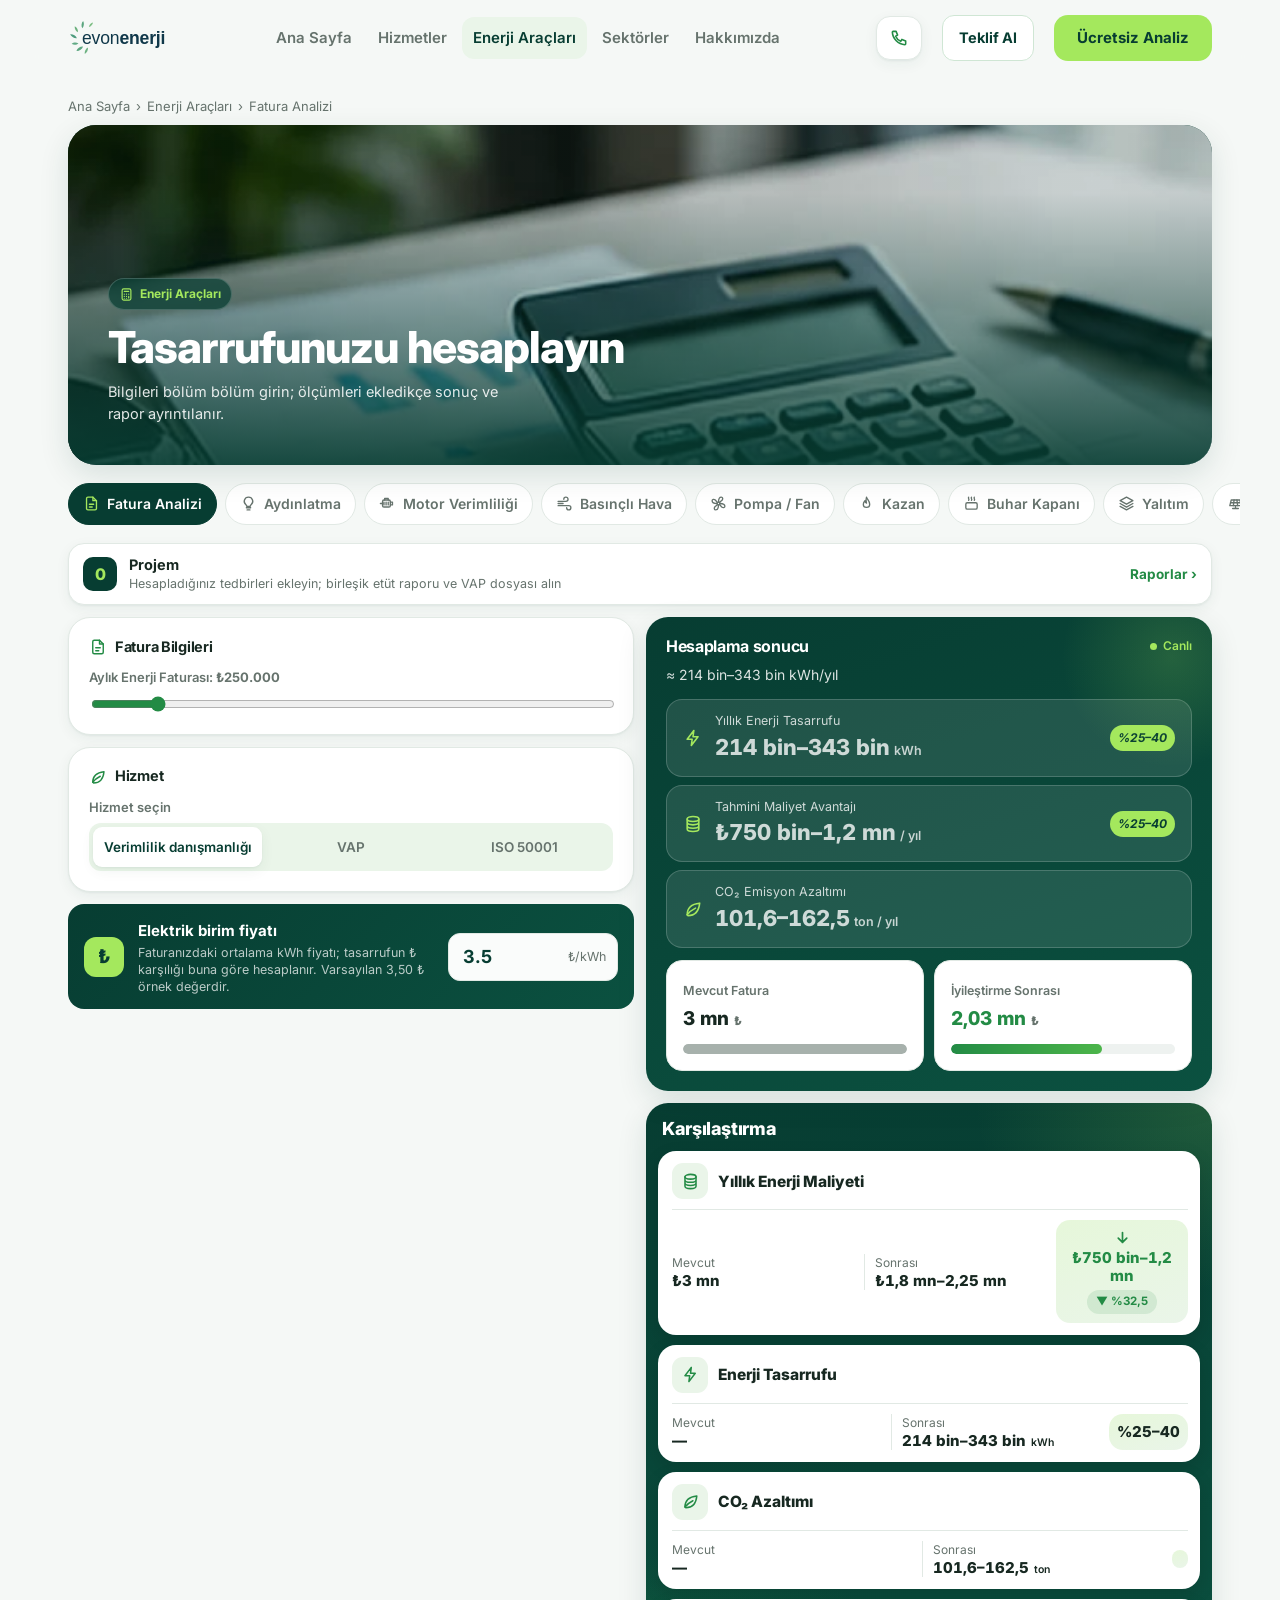
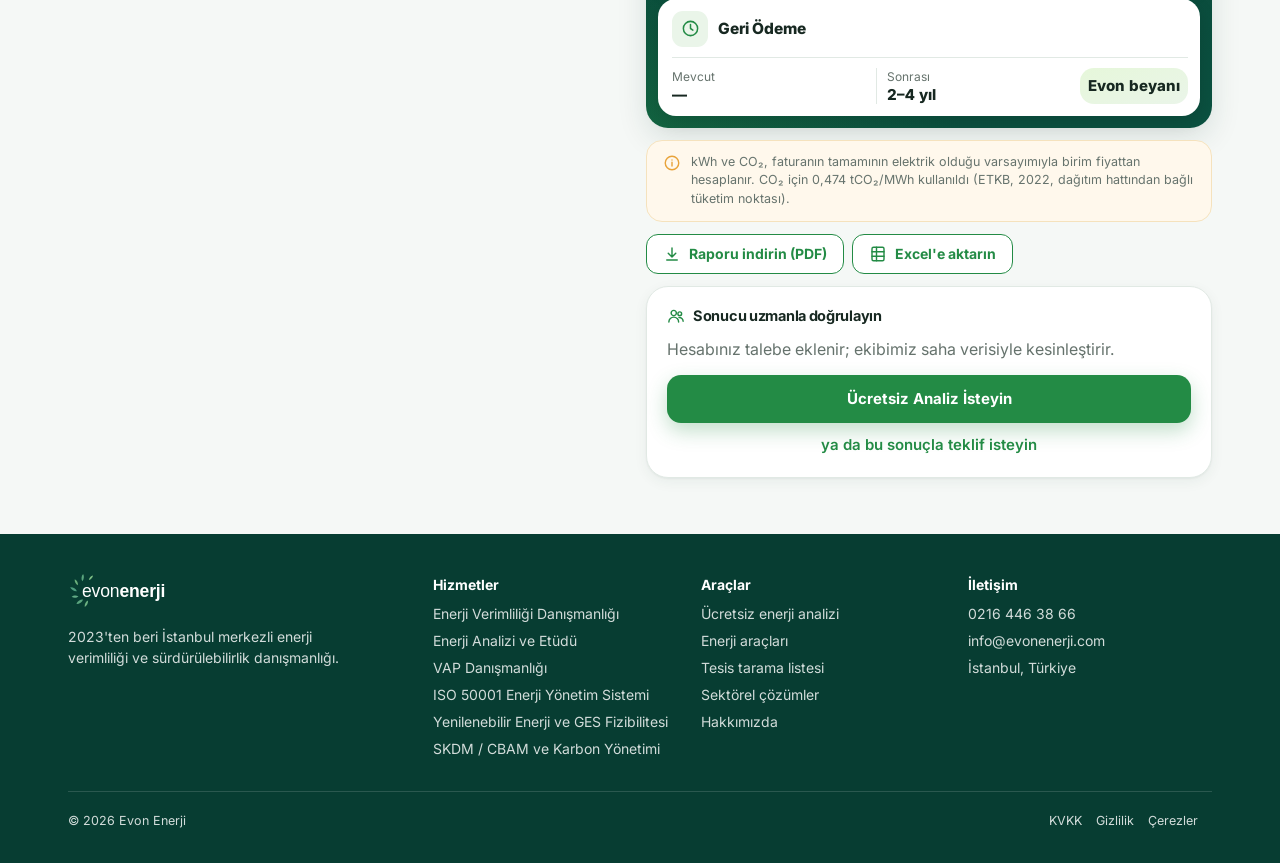
<file: hesaplama.html>
<!DOCTYPE html><!-- © 2026 Evon Enerji. Tüm hakları saklıdır. İzinsiz kopyalanamaz, çoğaltılamaz ve kullanılamaz. --><html lang="tr"><head><meta charset="UTF-8"><meta name="viewport" content="width=device-width,initial-scale=1"><title>Enerji Verimliliği Hesaplama Aracı · Evon Enerji</title><meta name="description" content="Motor, aydınlatma, GES, fatura, basınçlı hava, pompa/fan, buhar kapanı, enerji yükümlülüğü ve ürün başına karbon hesaplayıcıları. Sonuç aynı ekranda."><link rel="canonical" href="https://kurnazrecep16-web.github.io/evon-enerji/index.html#/araclar"><script>var a=location.hash.slice(1),l="#/araclar";a&&(l="#/araclar/"+a),location.replace("index.html"+l)</script><meta http-equiv="refresh" content="0; url=index.html#/araclar"></head><body><p><a href="index.html#/araclar">Enerji Verimliliği Hesaplama Aracı · Evon Enerji</a></p></body></html>
</file>
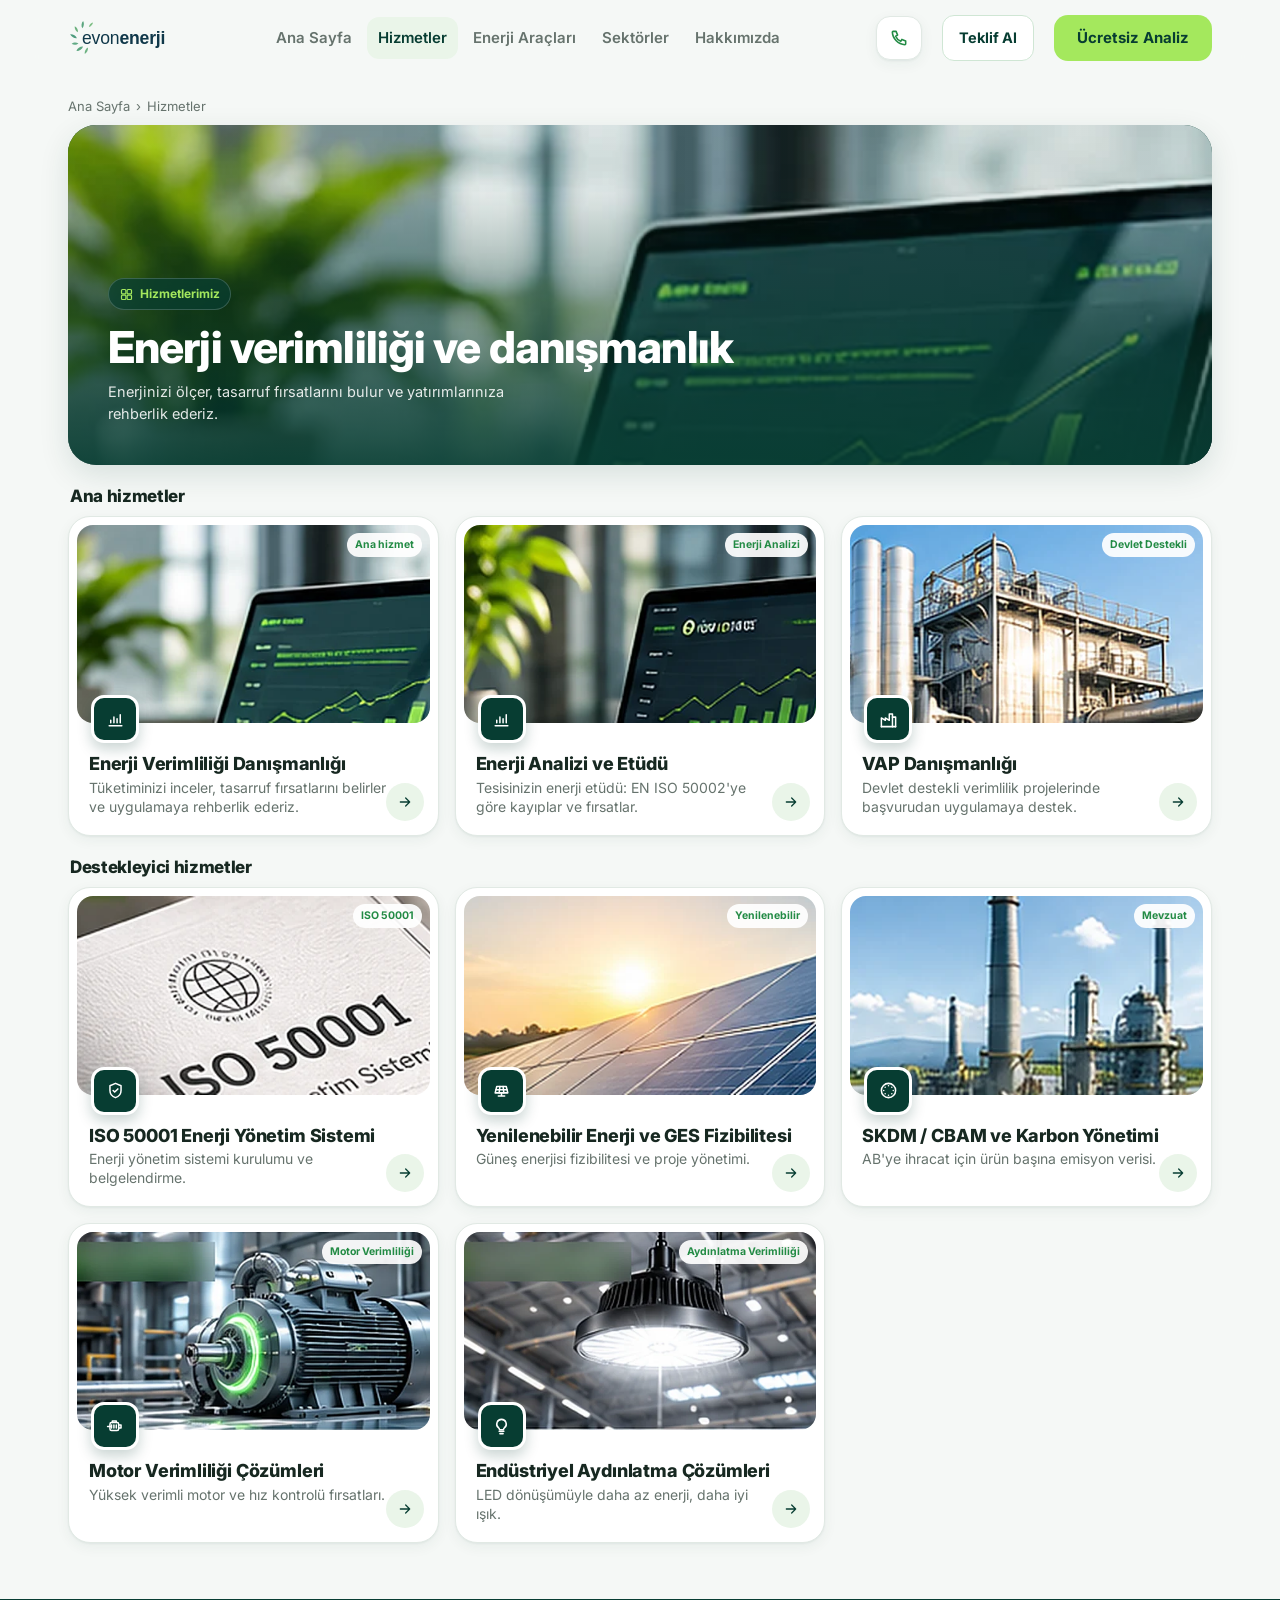
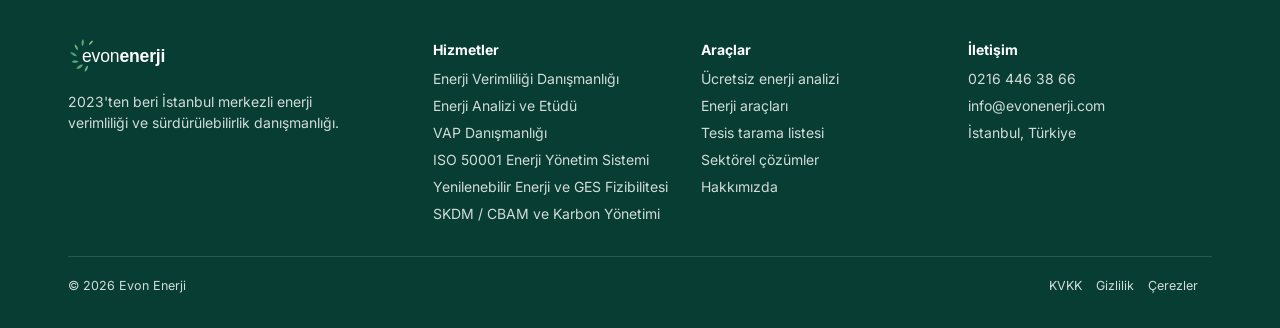
<file: hizmetler.html>
<!DOCTYPE html><!-- © 2026 Evon Enerji. Tüm hakları saklıdır. İzinsiz kopyalanamaz, çoğaltılamaz ve kullanılamaz. --><html lang="tr"><head><meta charset="UTF-8"><meta name="viewport" content="width=device-width,initial-scale=1"><title>Hizmetlerimiz · Evon Enerji</title><meta name="description" content="Motor verimliliği, endüstriyel aydınlatma, güneş enerjisi (GES), enerji analizi ve etüdü, VAP ve ISO 50001 danışmanlığı."><link rel="canonical" href="https://kurnazrecep16-web.github.io/evon-enerji/index.html#/hizmetler"><script>var a="#/hizmetler";a={analiz:"#/hizmet/analiz",vap:"#/hizmet/vap",iso:"#/hizmet/iso",motor:"#/hizmet/motor",aydinlatma:"#/hizmet/aydinlatma",ges:"#/hizmet/ges"}[location.hash.slice(1)]||a,location.replace("index.html"+a)</script><meta http-equiv="refresh" content="0; url=index.html#/hizmetler"></head><body><p><a href="index.html#/hizmetler">Hizmetlerimiz · Evon Enerji</a></p></body></html>
</file>
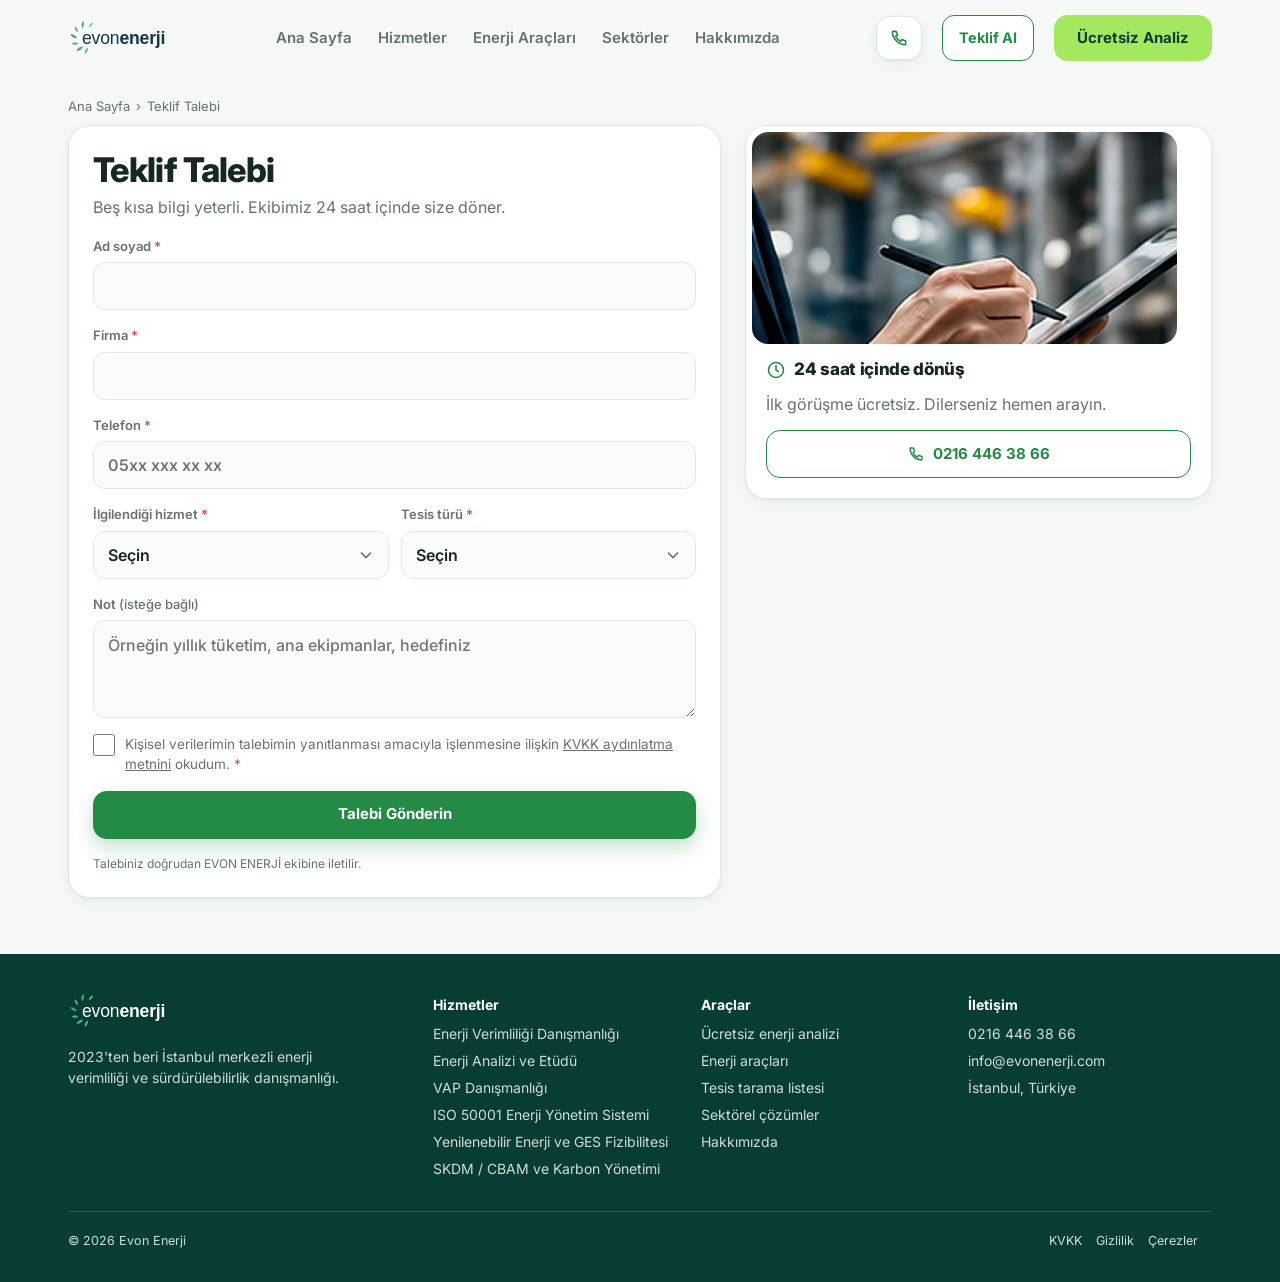
<file: iletisim.html>
<!DOCTYPE html><!-- © 2026 Evon Enerji. Tüm hakları saklıdır. İzinsiz kopyalanamaz, çoğaltılamaz ve kullanılamaz. --><html lang="tr"><head><meta charset="UTF-8"><meta name="viewport" content="width=device-width,initial-scale=1"><title>İletişim ve Teklif · Evon Enerji</title><meta name="description" content="Evon Enerji ile iletişime geçin: 0216 446 38 66, info@evonenerji.com. Ücretsiz ön görüşme için teklif formunu doldurun."><link rel="canonical" href="https://kurnazrecep16-web.github.io/evon-enerji/index.html#/teklif"><script>location.hash.slice(1);location.replace("index.html#/teklif")</script><meta http-equiv="refresh" content="0; url=index.html#/teklif"></head><body><p><a href="index.html#/teklif">İletişim ve Teklif · Evon Enerji</a></p></body></html>
</file>
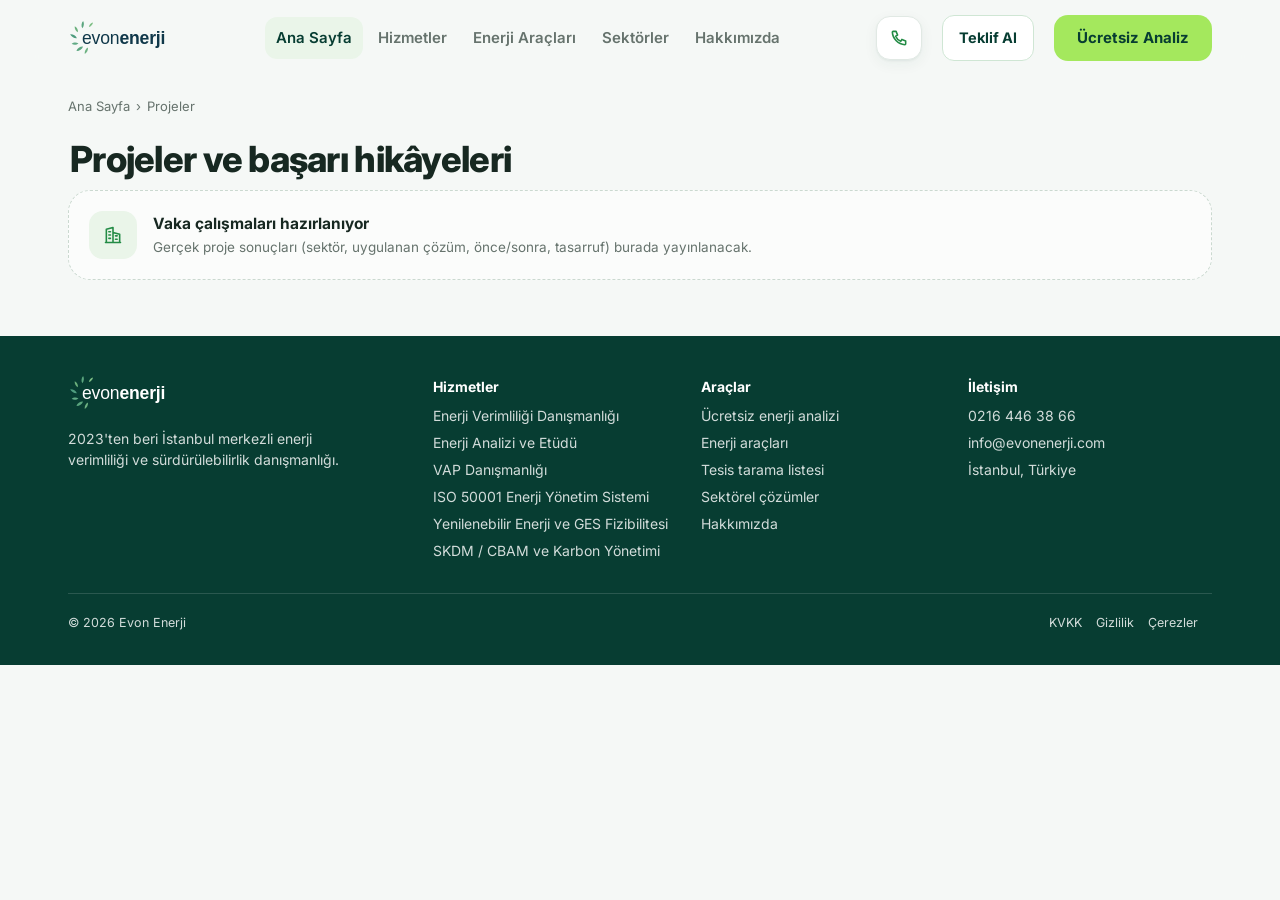
<file: projeler.html>
<!DOCTYPE html><!-- © 2026 Evon Enerji. Tüm hakları saklıdır. İzinsiz kopyalanamaz, çoğaltılamaz ve kullanılamaz. --><html lang="tr"><head><meta charset="UTF-8"><meta name="viewport" content="width=device-width,initial-scale=1"><title>Projeler · Evon Enerji</title><meta name="description" content="Evon Enerji'nin tamamladığı enerji verimliliği projeleri ve ölçülmüş sonuçları."><link rel="canonical" href="https://kurnazrecep16-web.github.io/evon-enerji/index.html#/projeler"><script>location.hash.slice(1);location.replace("index.html#/projeler")</script><meta http-equiv="refresh" content="0; url=index.html#/projeler"></head><body><p><a href="index.html#/projeler">Projeler · Evon Enerji</a></p></body></html>
</file>
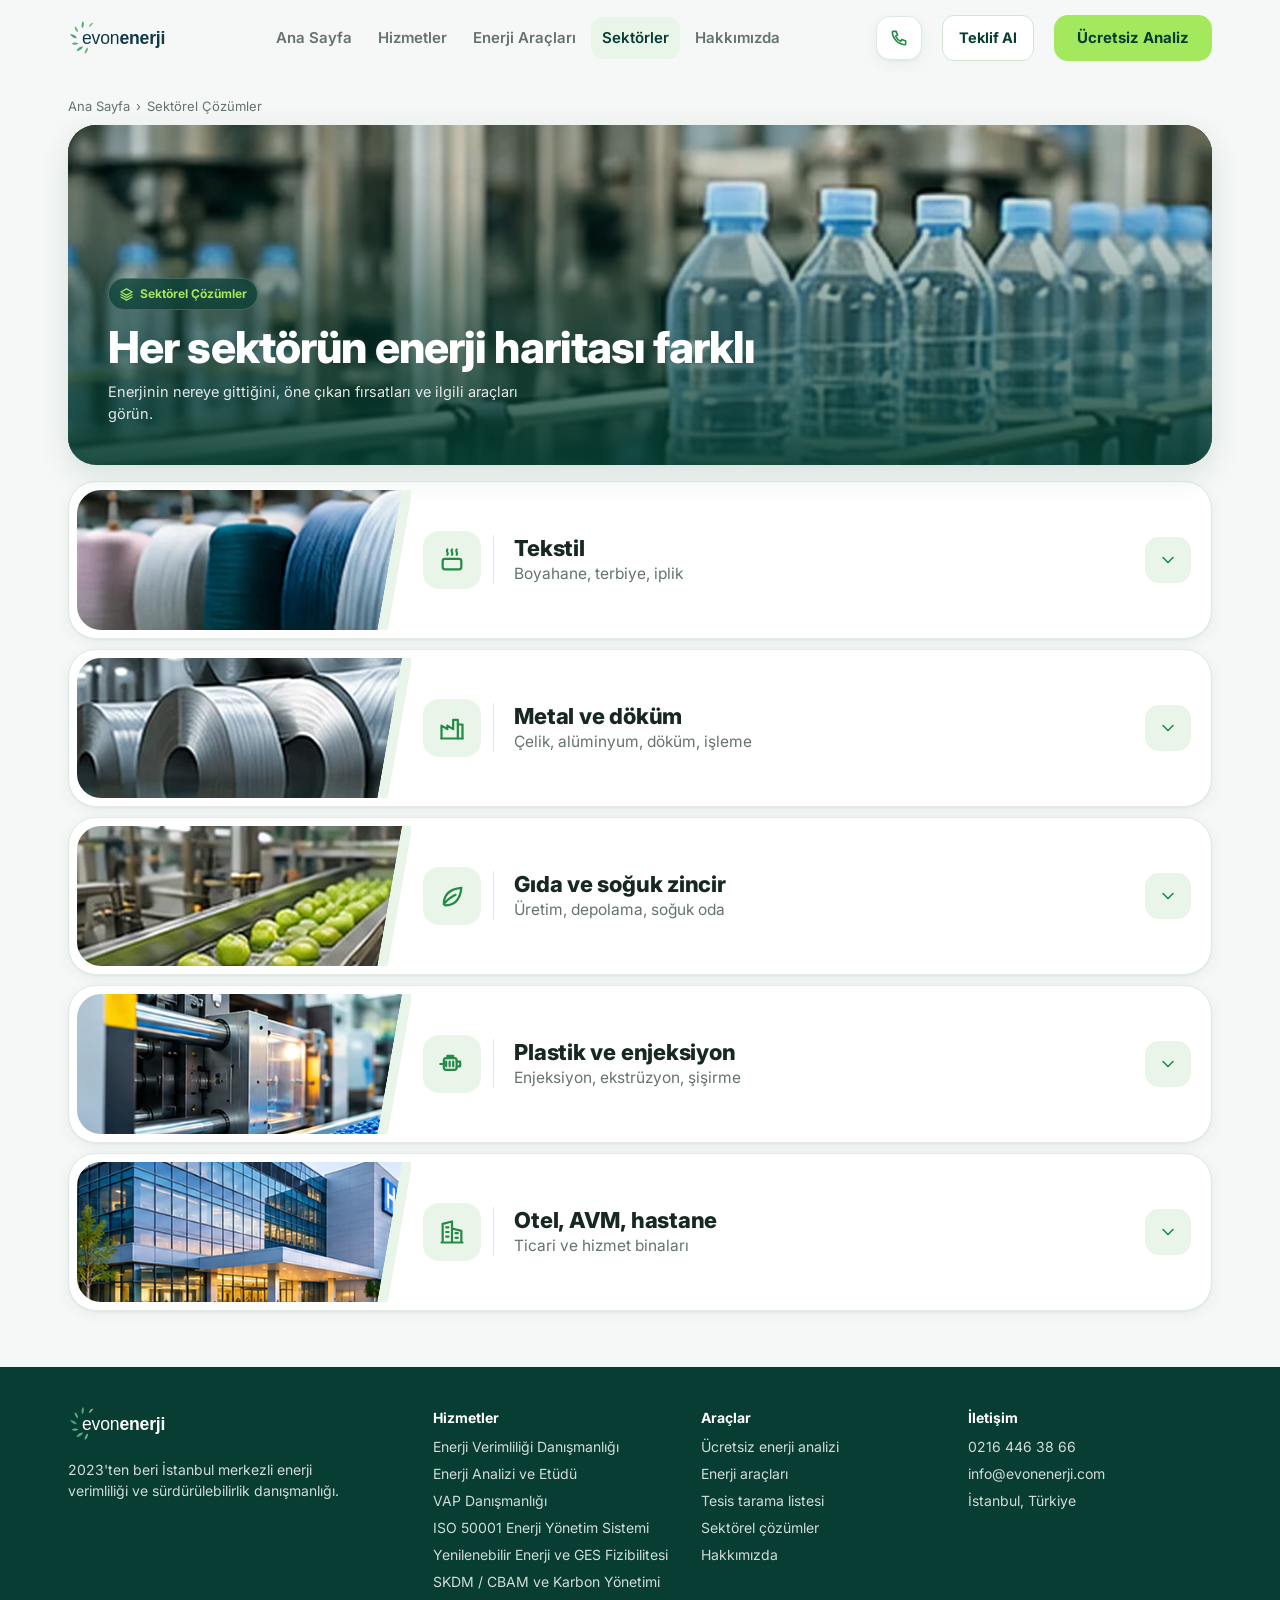
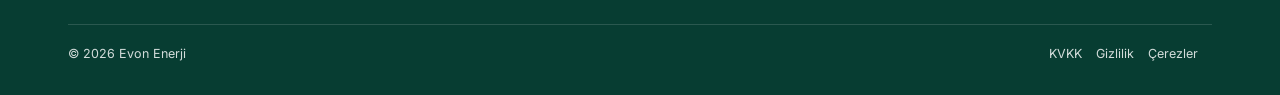
<file: sektorler.html>
<!DOCTYPE html><!-- © 2026 Evon Enerji. Tüm hakları saklıdır. İzinsiz kopyalanamaz, çoğaltılamaz ve kullanılamaz. --><html lang="tr"><head><meta charset="UTF-8"><meta name="viewport" content="width=device-width,initial-scale=1"><title>Sektörel Çözümler · Evon Enerji</title><meta name="description" content="Tekstil, metal ve döküm, gıda ve soğuk zincir, plastik ve enjeksiyon, otel-AVM-hastane için enerji verimliliği fırsatları."><link rel="canonical" href="https://kurnazrecep16-web.github.io/evon-enerji/index.html#/sektorler"><script>var e=location.hash.slice(1),l="#/sektorler";e&&(l="#/sektorler?s="+e),location.replace("index.html"+l)</script><meta http-equiv="refresh" content="0; url=index.html#/sektorler"></head><body><p><a href="index.html#/sektorler">Sektörel Çözümler · Evon Enerji</a></p></body></html>
</file>
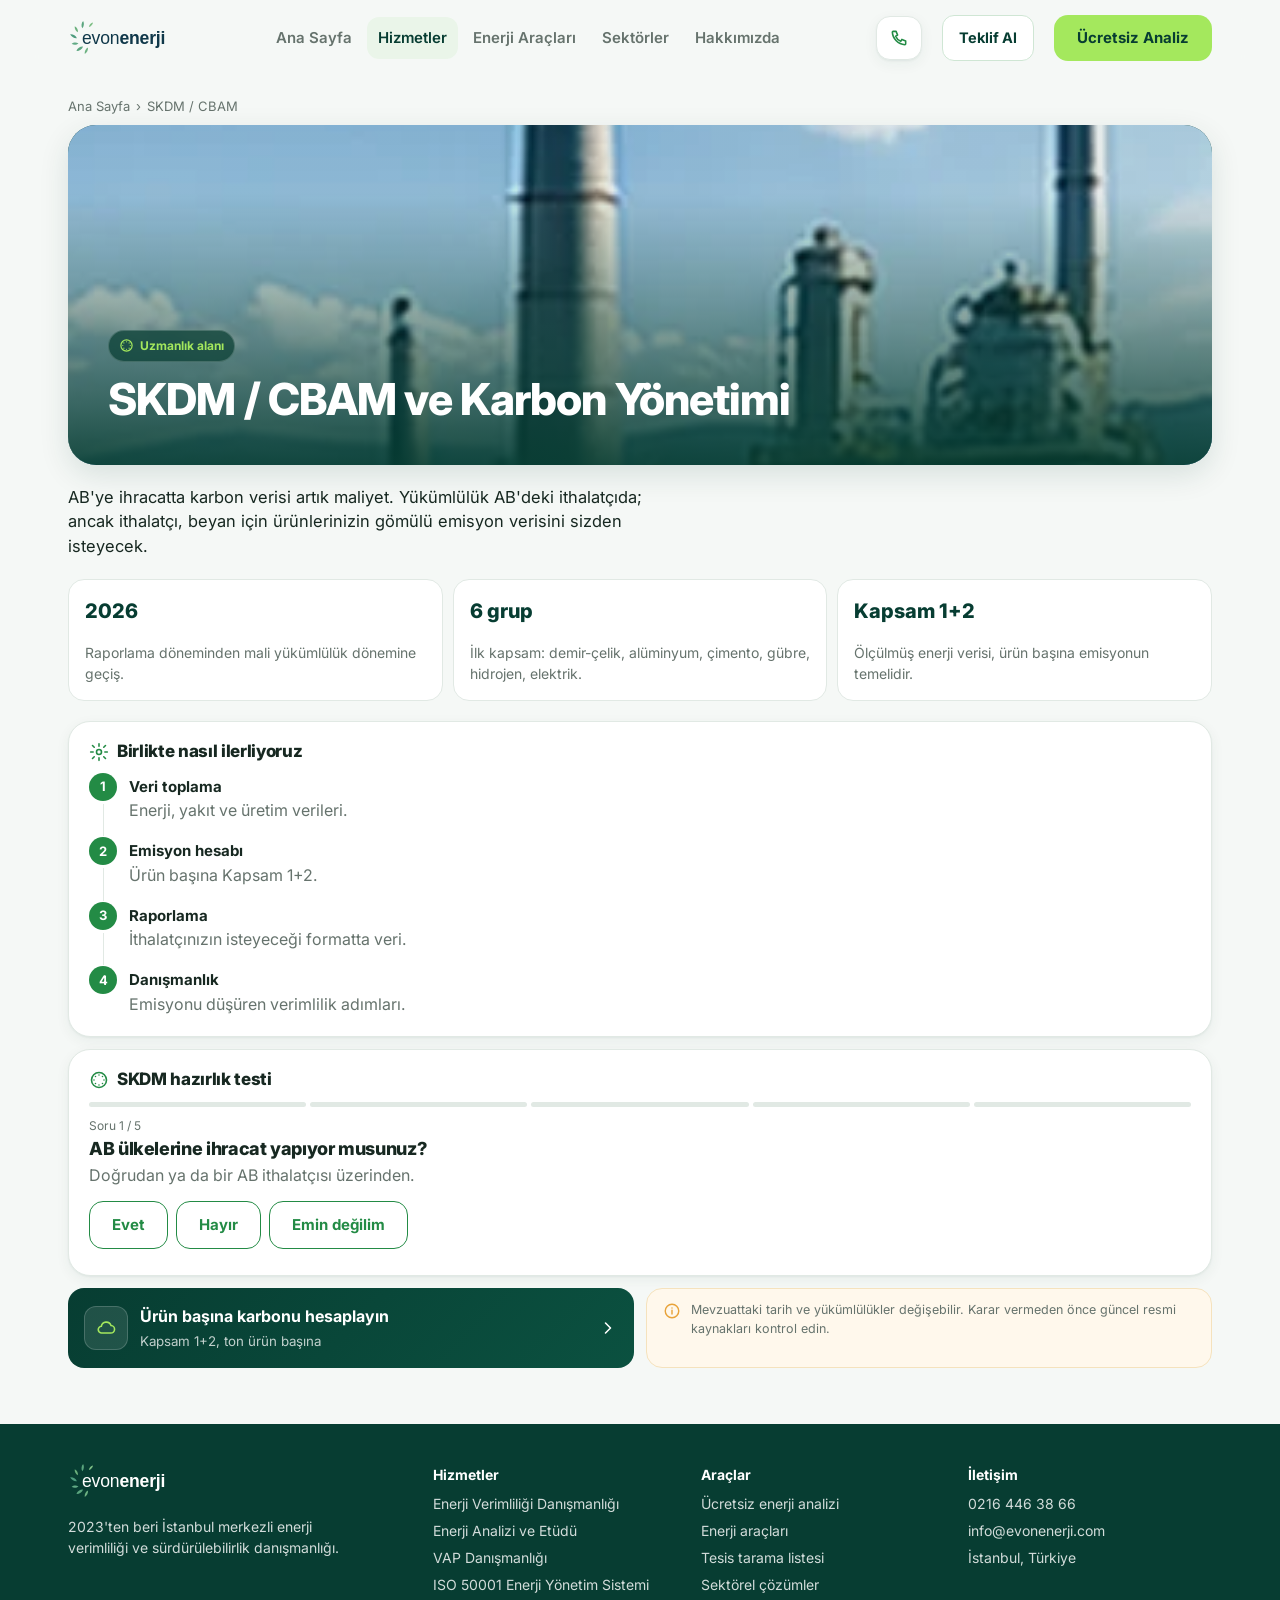
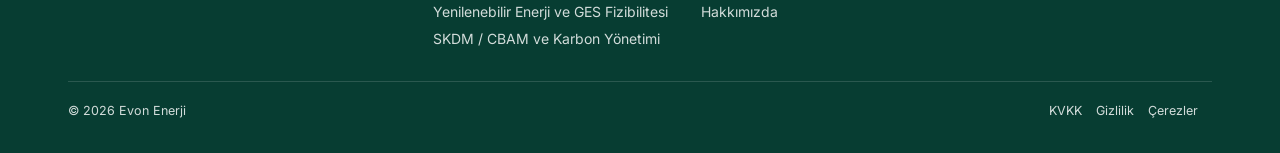
<file: skdm.html>
<!DOCTYPE html><!-- © 2026 Evon Enerji. Tüm hakları saklıdır. İzinsiz kopyalanamaz, çoğaltılamaz ve kullanılamaz. --><html lang="tr"><head><meta charset="UTF-8"><meta name="viewport" content="width=device-width,initial-scale=1"><title>SKDM / CBAM Hazırlığı · Evon Enerji</title><meta name="description" content="Sınırda Karbon Düzenleme Mekanizması (SKDM / CBAM) 2026 kesin dönemi. 5 soruluk hazırlık testi ve ürün başına karbon hesabı."><link rel="canonical" href="https://kurnazrecep16-web.github.io/evon-enerji/index.html#/skdm"><script>location.hash.slice(1);location.replace("index.html#/skdm")</script><meta http-equiv="refresh" content="0; url=index.html#/skdm"></head><body><p><a href="index.html#/skdm">SKDM / CBAM Hazırlığı · Evon Enerji</a></p></body></html>
</file>
